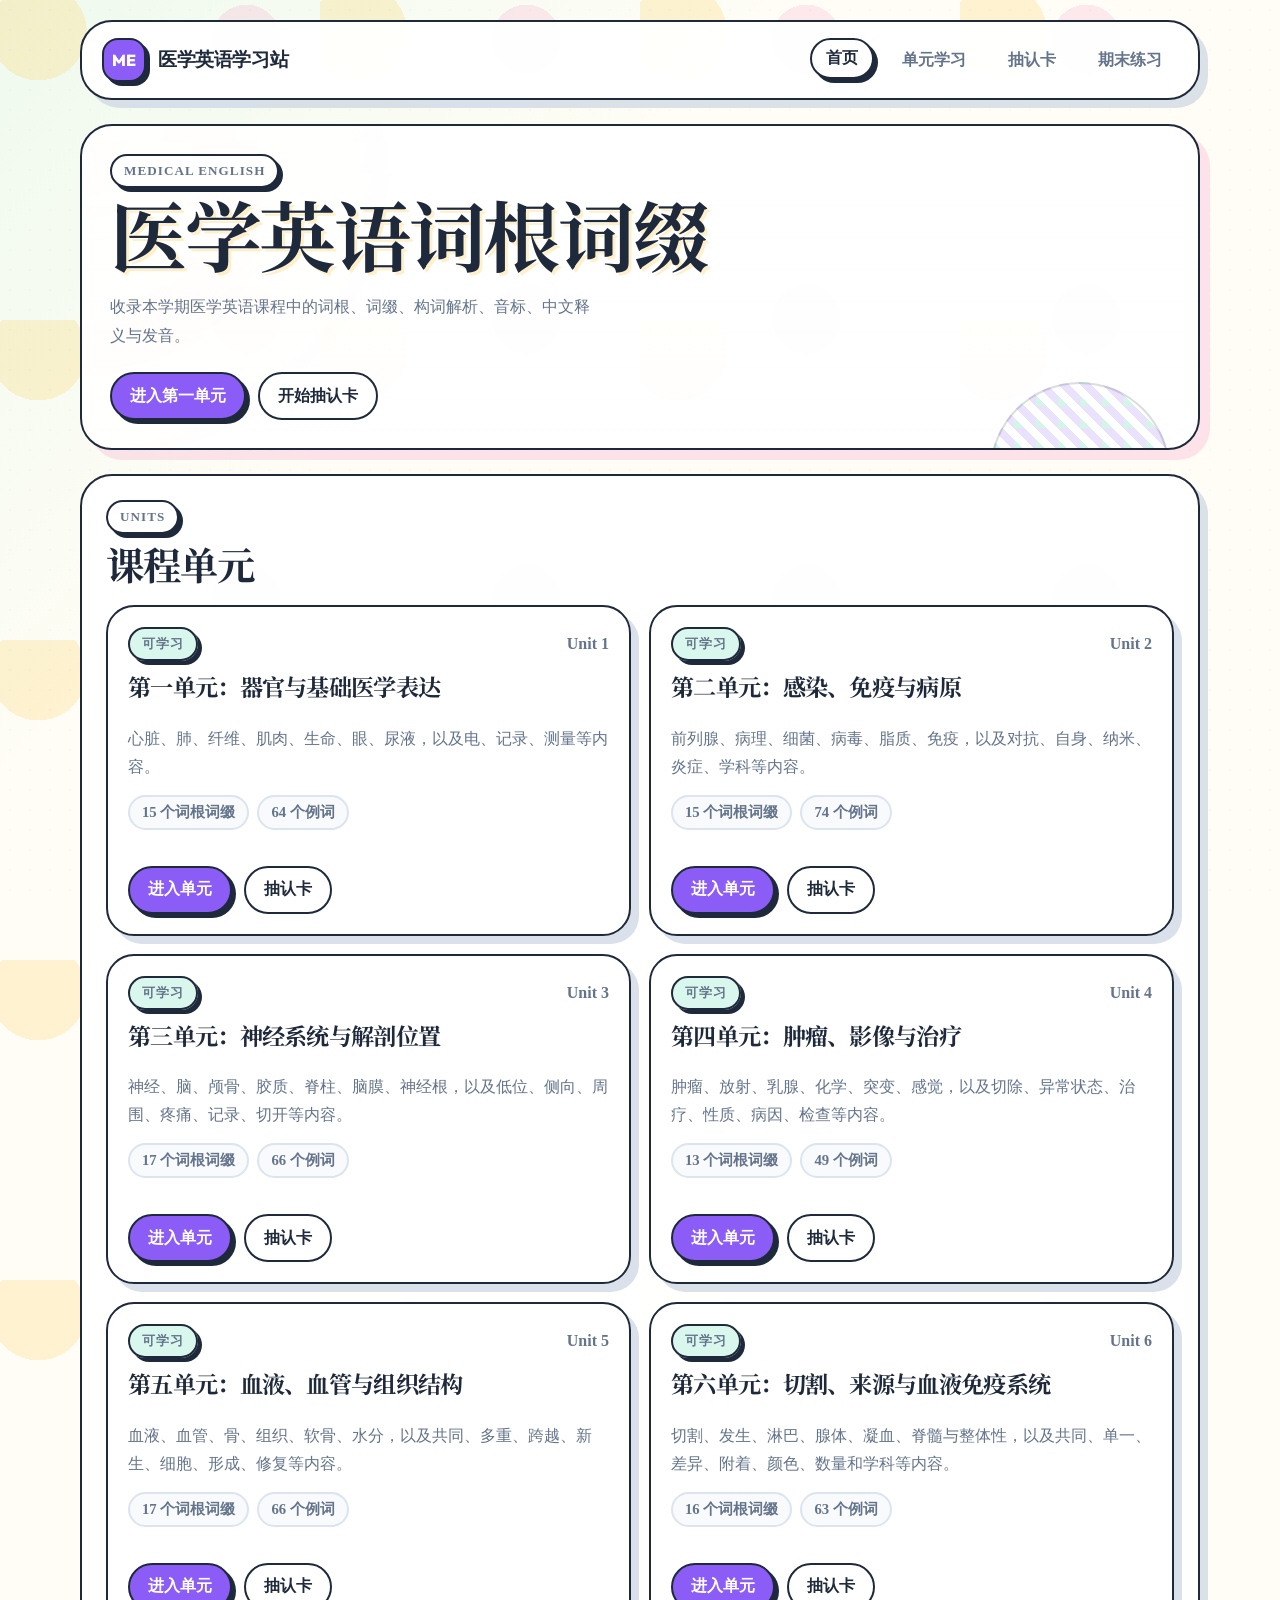
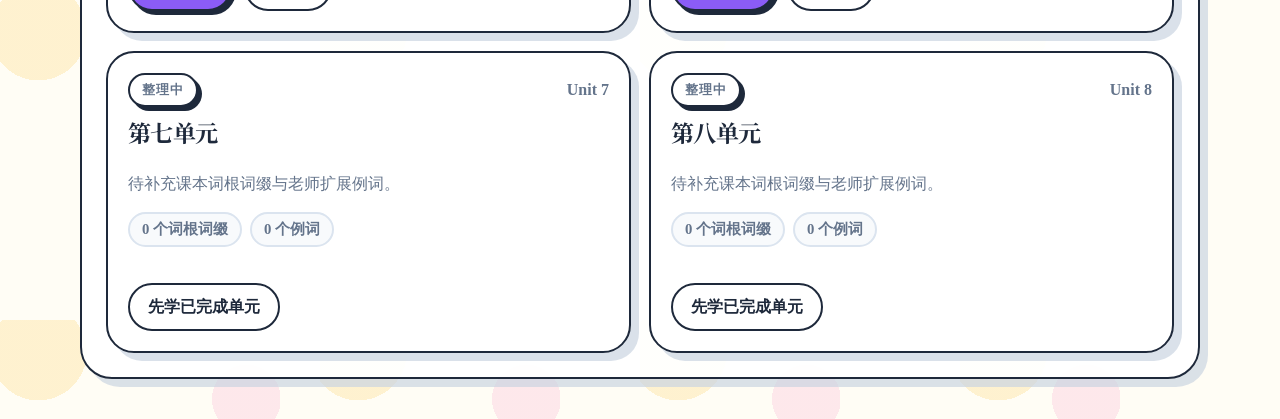
<file: index.html>
<!doctype html>
<html lang="zh-CN">
  <head>
    <meta charset="UTF-8" />
    <meta name="viewport" content="width=device-width, initial-scale=1.0" />
    <title>医学英语学习站</title>
    <meta
      name="description"
      content="公开分享的医学英语构词法学习网站，收录词根词缀、构词解析、音标、中文释义与发音。"
    />
    <link rel="preconnect" href="https://fonts.googleapis.com" />
    <link rel="preconnect" href="https://fonts.gstatic.com" crossorigin />
    <link
      href="https://fonts.googleapis.com/css2?family=Bricolage+Grotesque:wght@700;800&amp;family=Noto+Serif+SC:wght@700;800&amp;family=Outfit:wght@700;800&amp;family=Plus+Jakarta+Sans:wght@400;500;700&amp;display=swap"
      rel="stylesheet"
    />
    <link rel="stylesheet" href="assets/css/styles.css" />
  </head>
  <body data-page="home">
    <div class="site-shell">
      <header class="site-header">
        <a class="site-brand" href="index.html">
          <span class="site-brand-mark">ME</span>
          <span class="site-brand-text">医学英语学习站</span>
        </a>
        <nav class="site-nav" aria-label="主导航">
          <a class="is-current" href="index.html">首页</a>
          <a href="unit.html?unit=unit-1">单元学习</a>
          <a href="flashcards.html?unit=unit-1">抽认卡</a>
          <a href="final-practice.html">期末练习</a>
        </nav>
      </header>

      <main class="page-main">
        <section class="page-hero">
          <p class="page-kicker">Medical English</p>
          <h1 class="page-title">医学英语词根词缀</h1>
          <p class="page-lead">
            收录本学期医学英语课程中的词根、词缀、构词解析、音标、中文释义与发音。
          </p>
          <div class="hero-actions">
            <a class="button button-primary" href="unit.html?unit=unit-1">进入第一单元</a>
            <a class="button button-secondary" href="flashcards.html?unit=unit-1">开始抽认卡</a>
          </div>
        </section>

        <section class="section-panel">
          <div class="section-heading">
            <div>
              <p class="section-kicker">Units</p>
              <h2 class="section-title">课程单元</h2>
            </div>
          </div>
          <div class="unit-grid" id="unit-grid"></div>
        </section>
      </main>
    </div>

    <script src="assets/data/course-data.js"></script>
    <script src="assets/js/site.js"></script>
  </body>
</html>
</file>
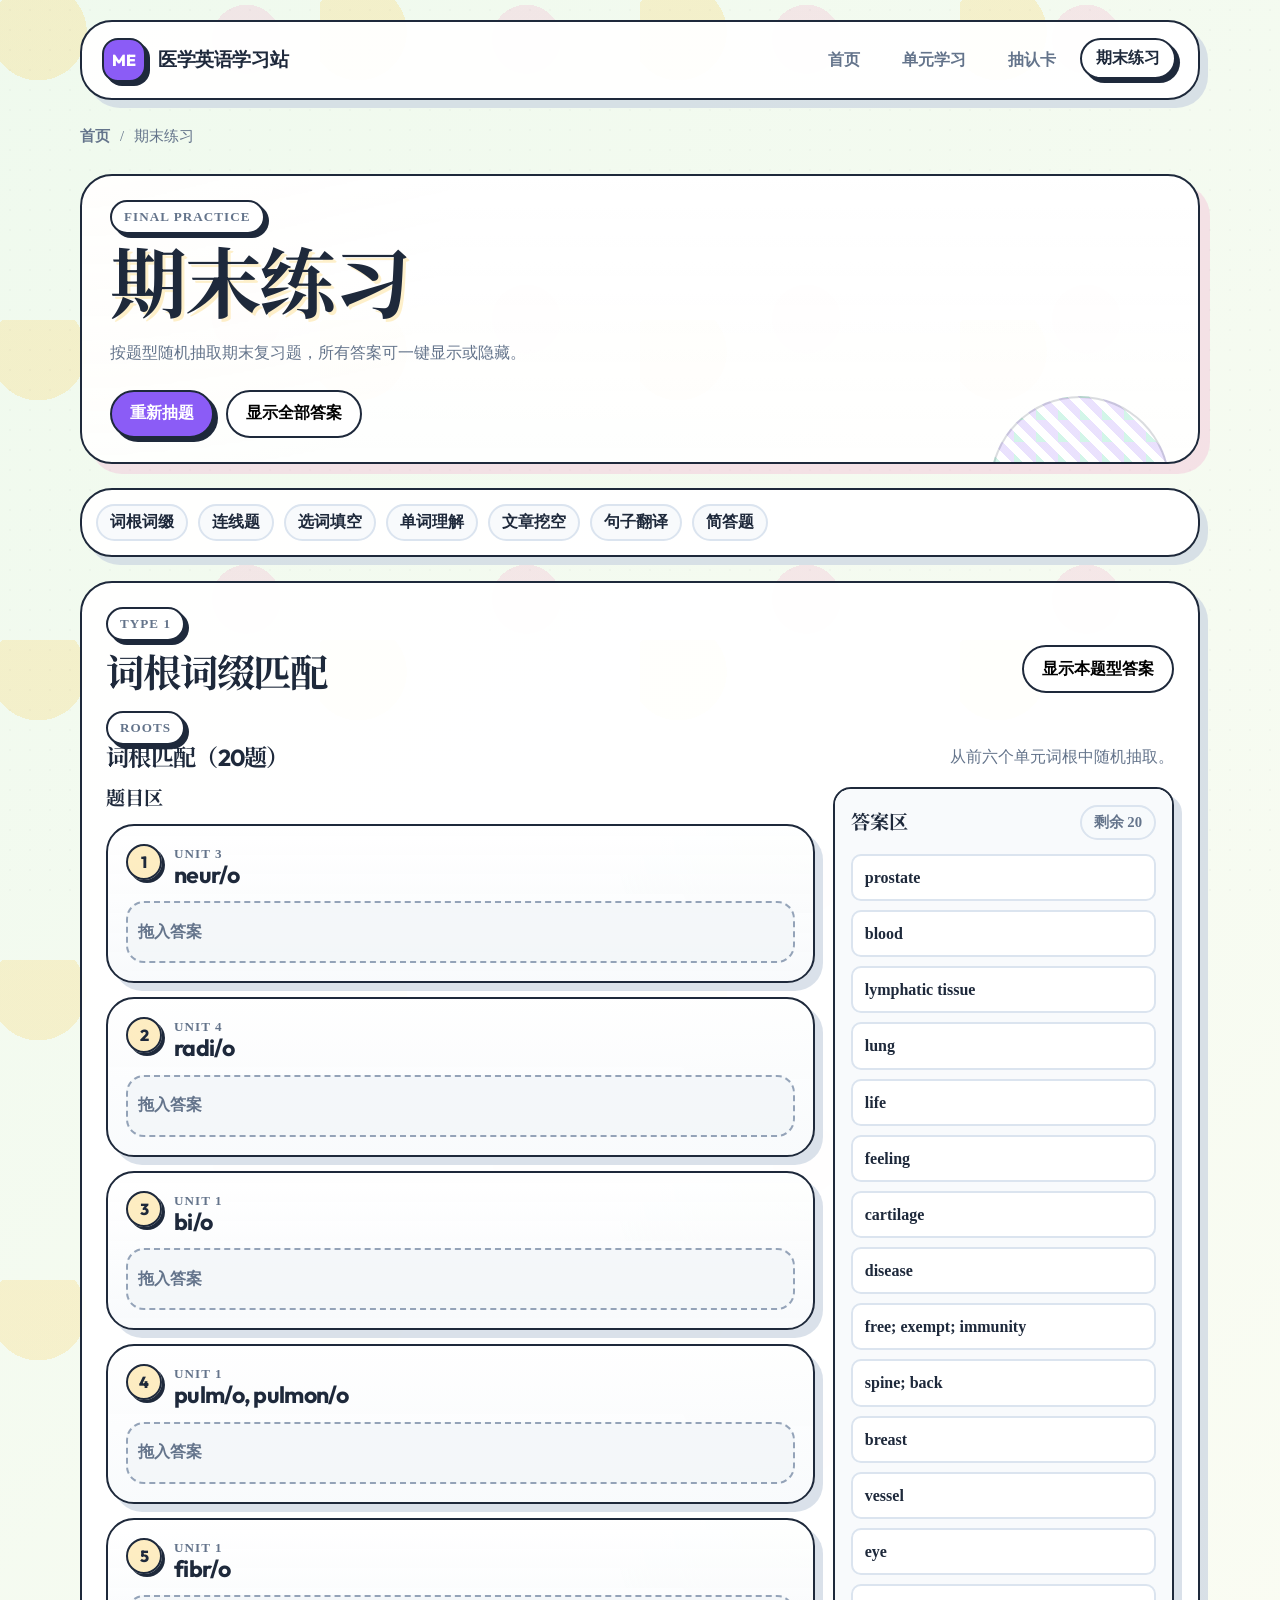
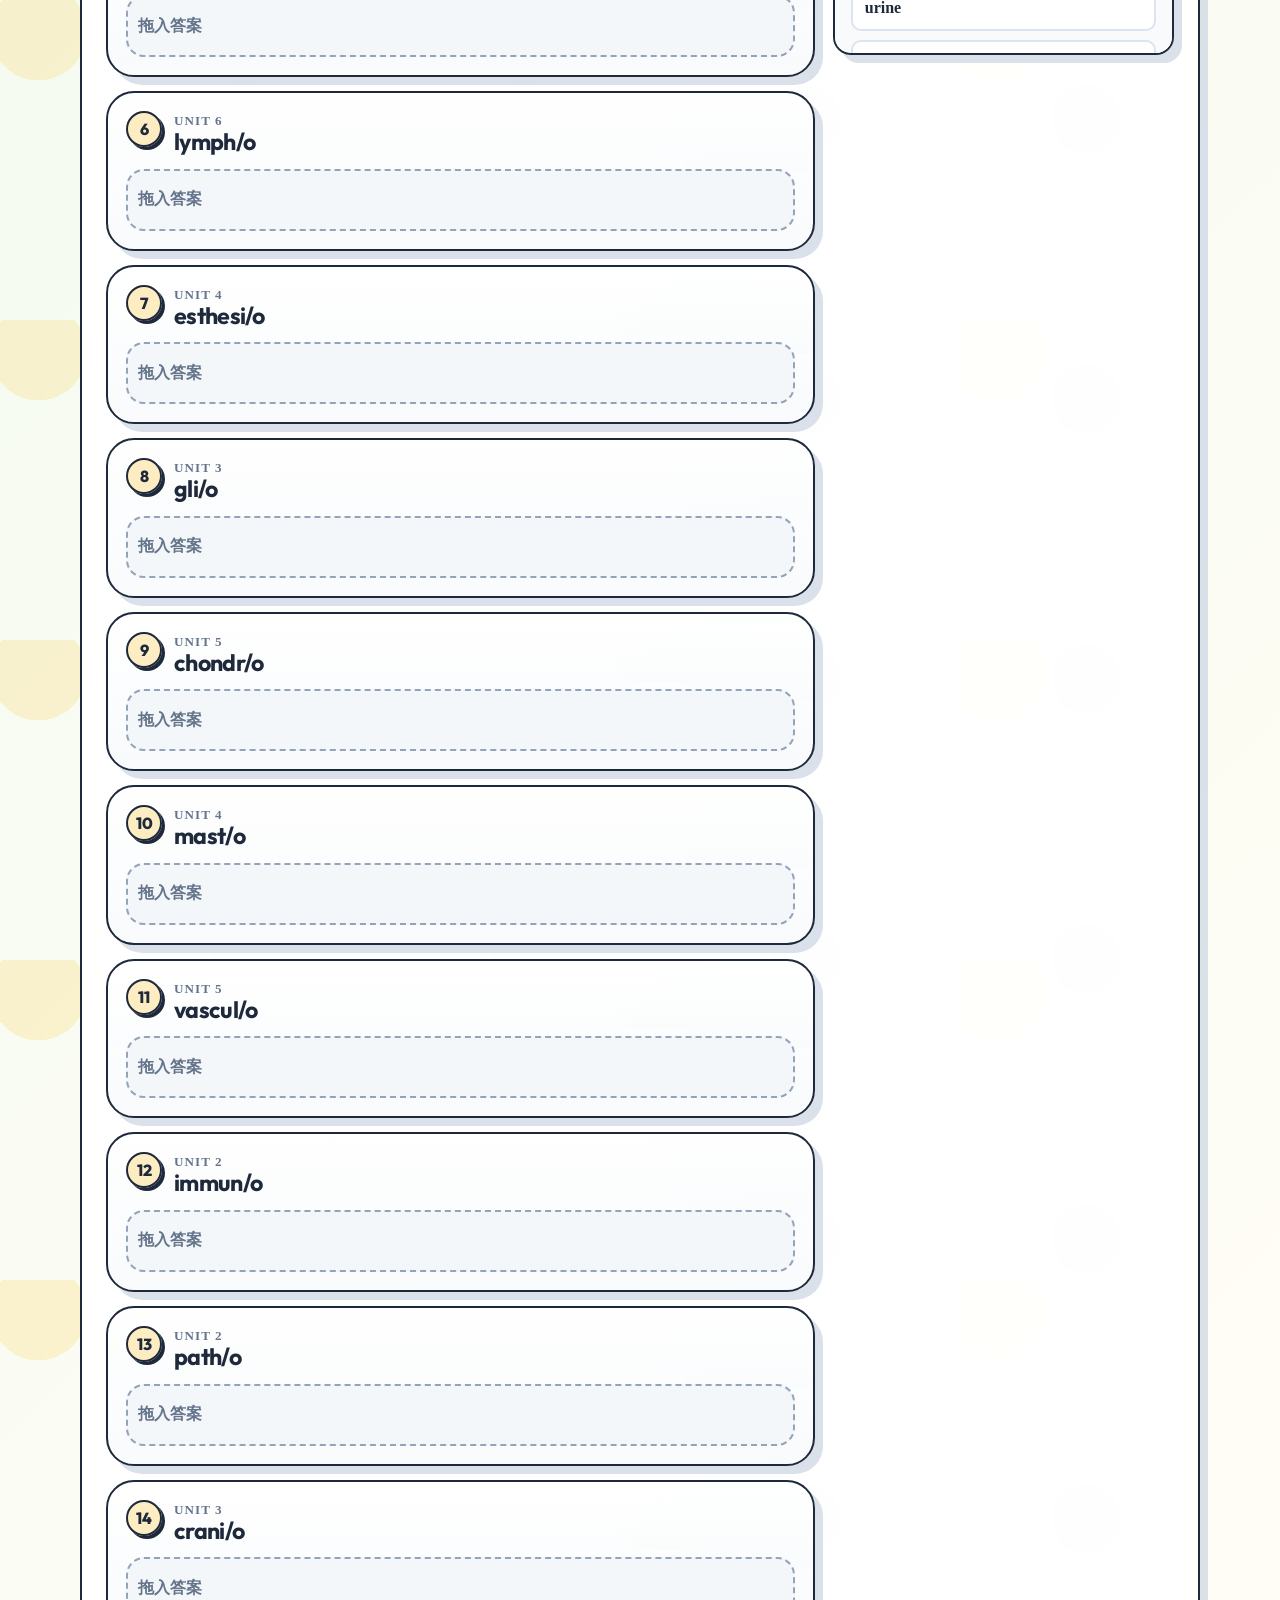
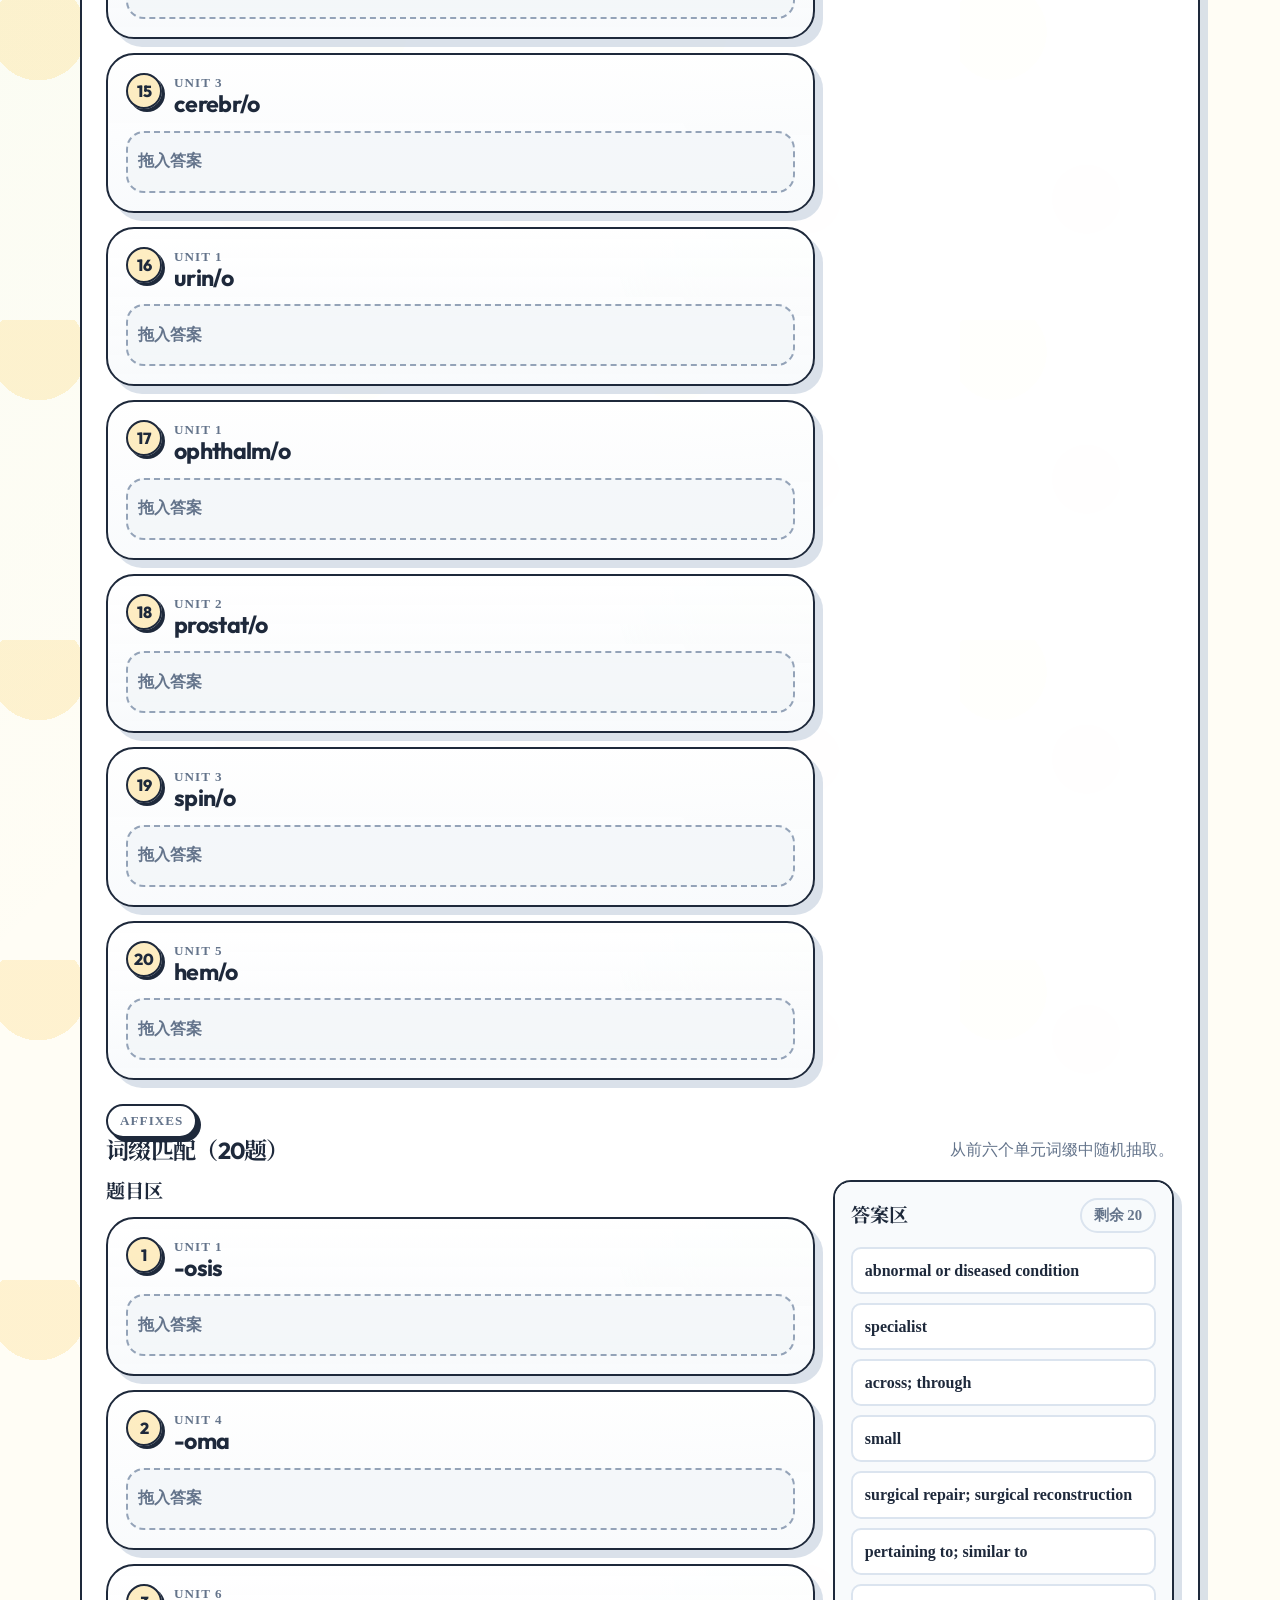
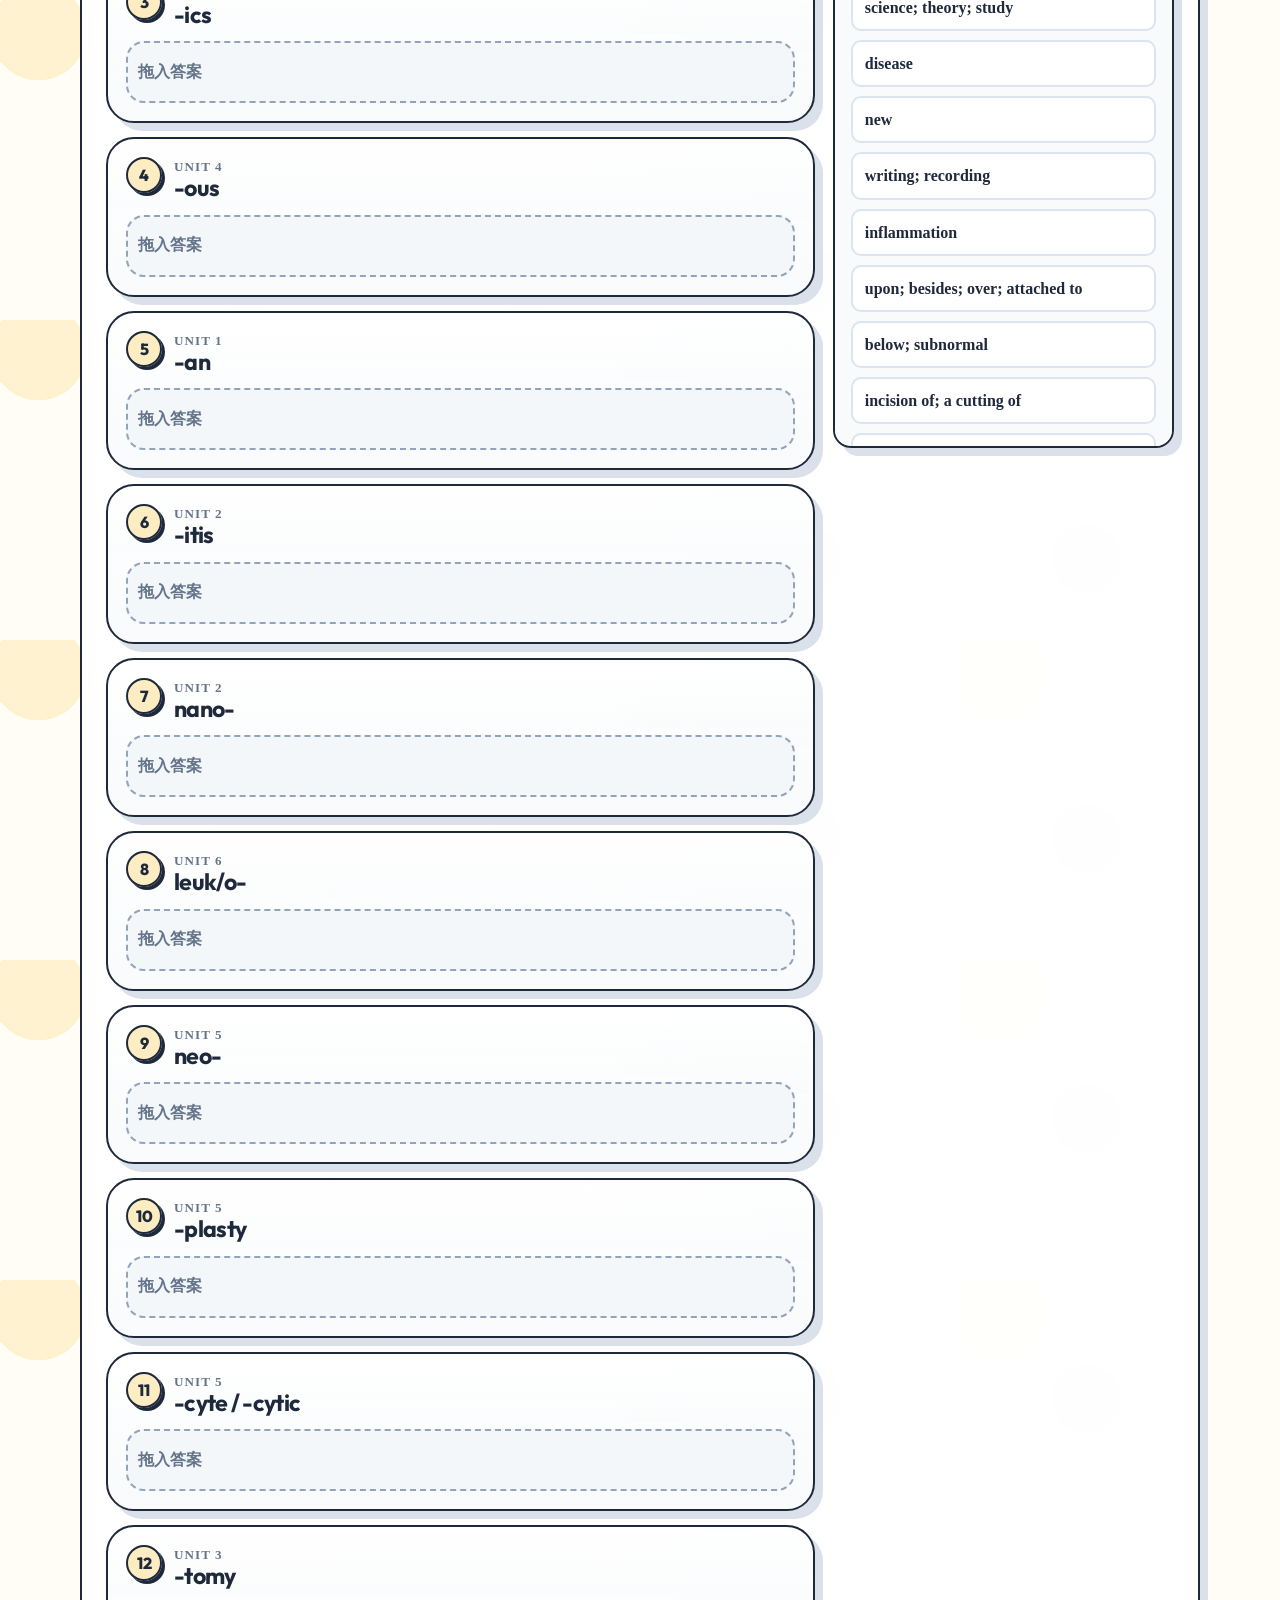
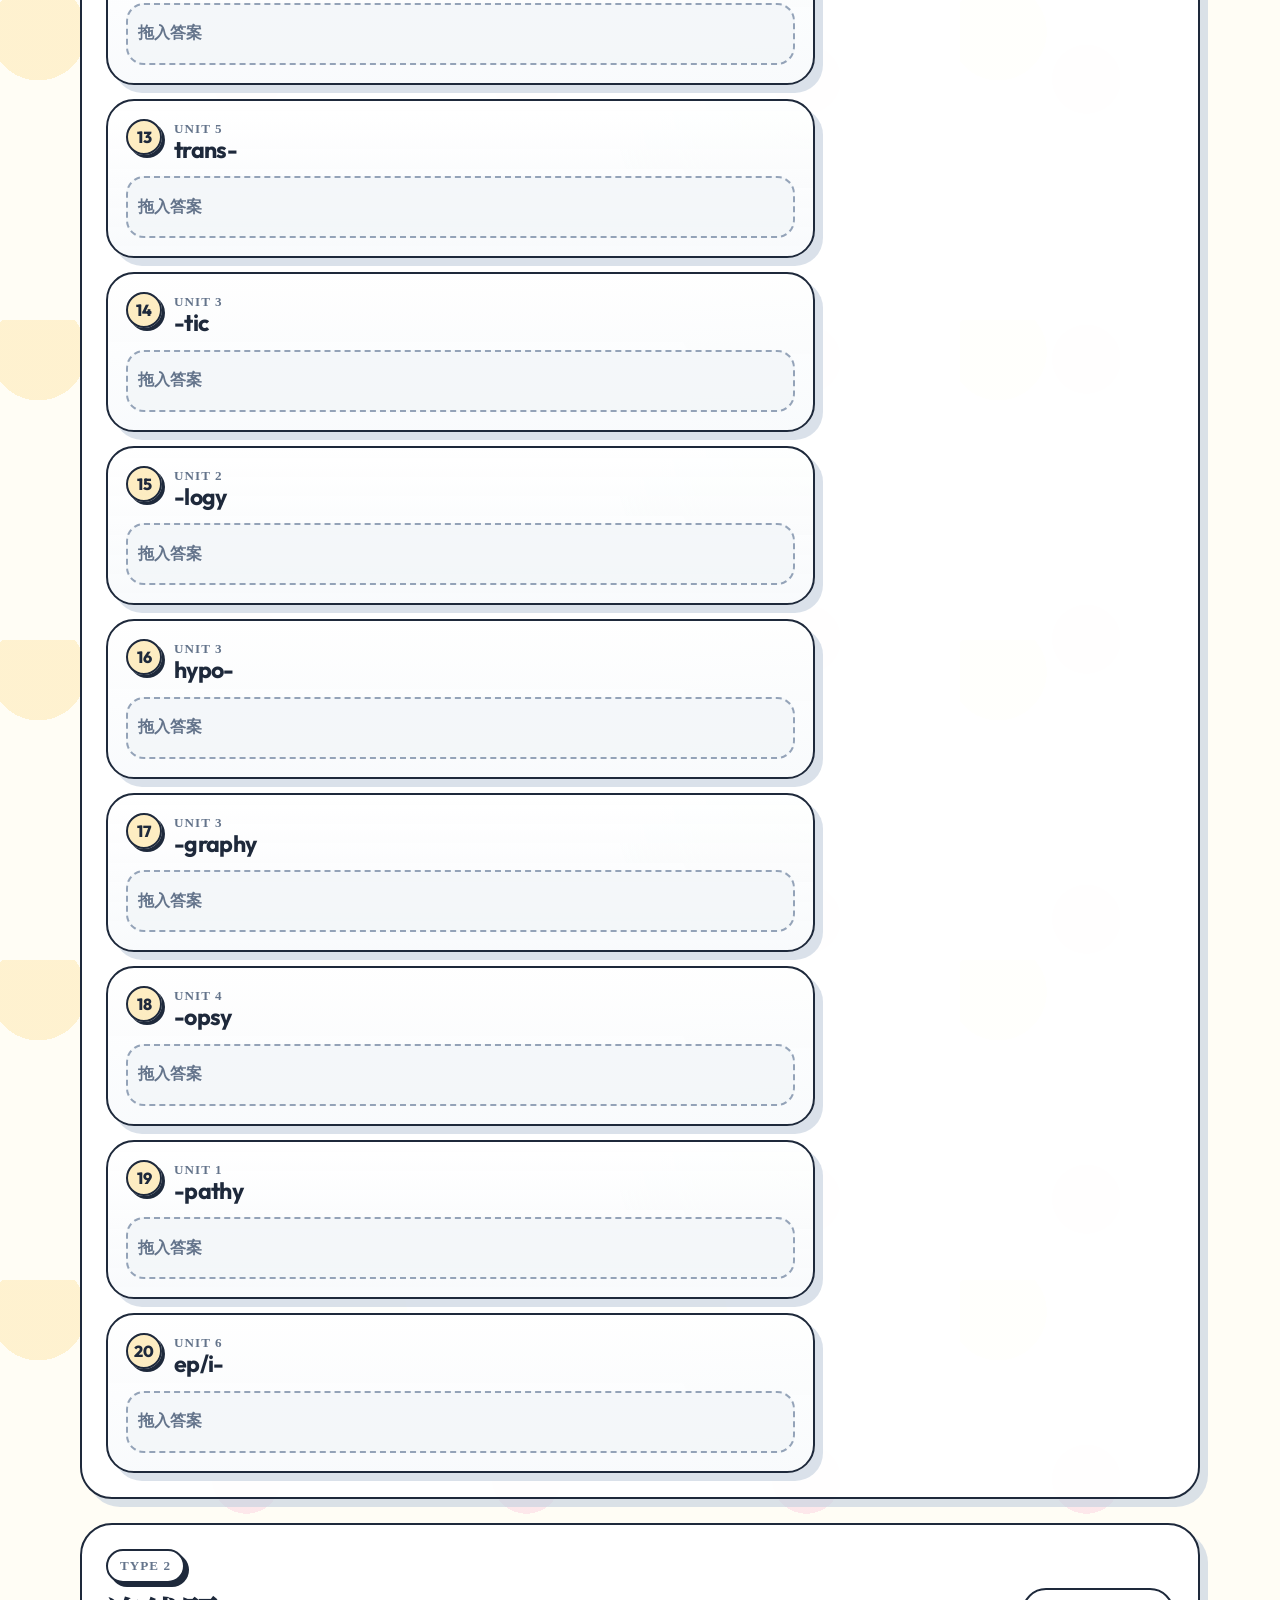
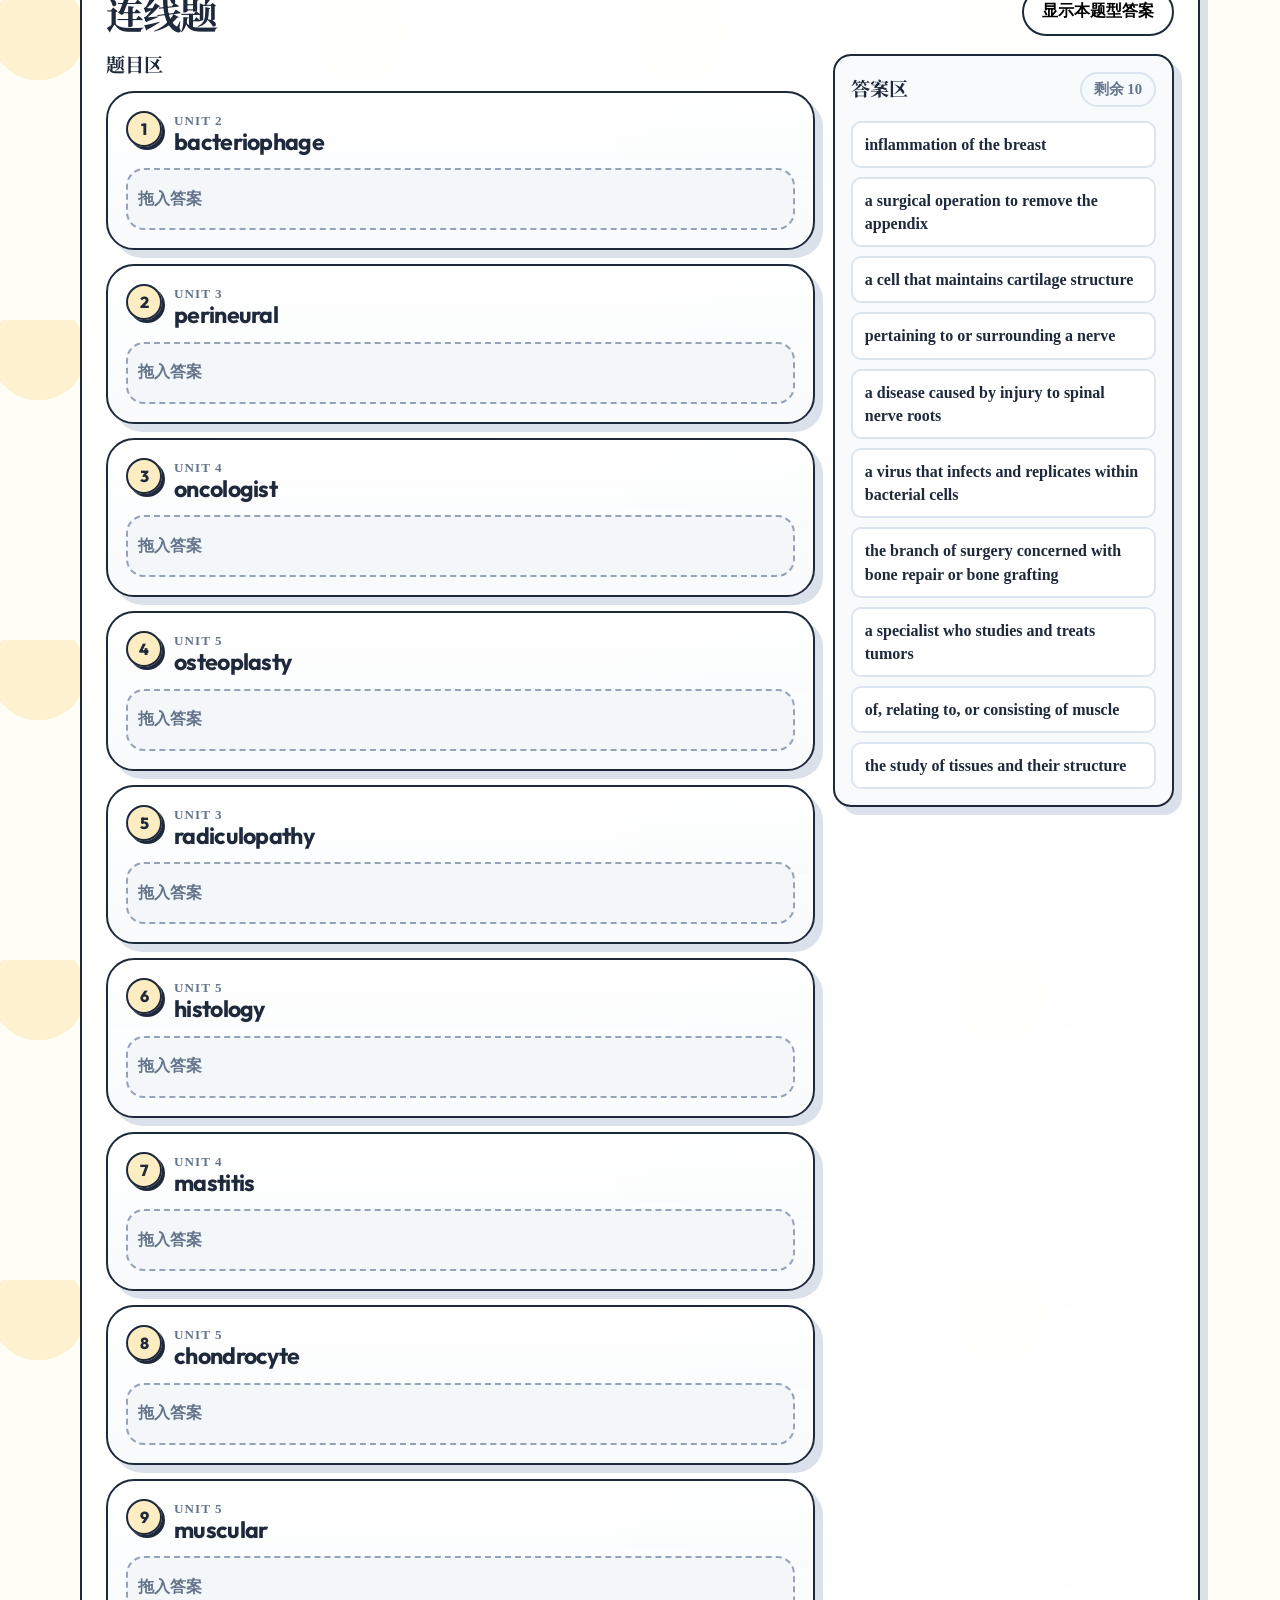
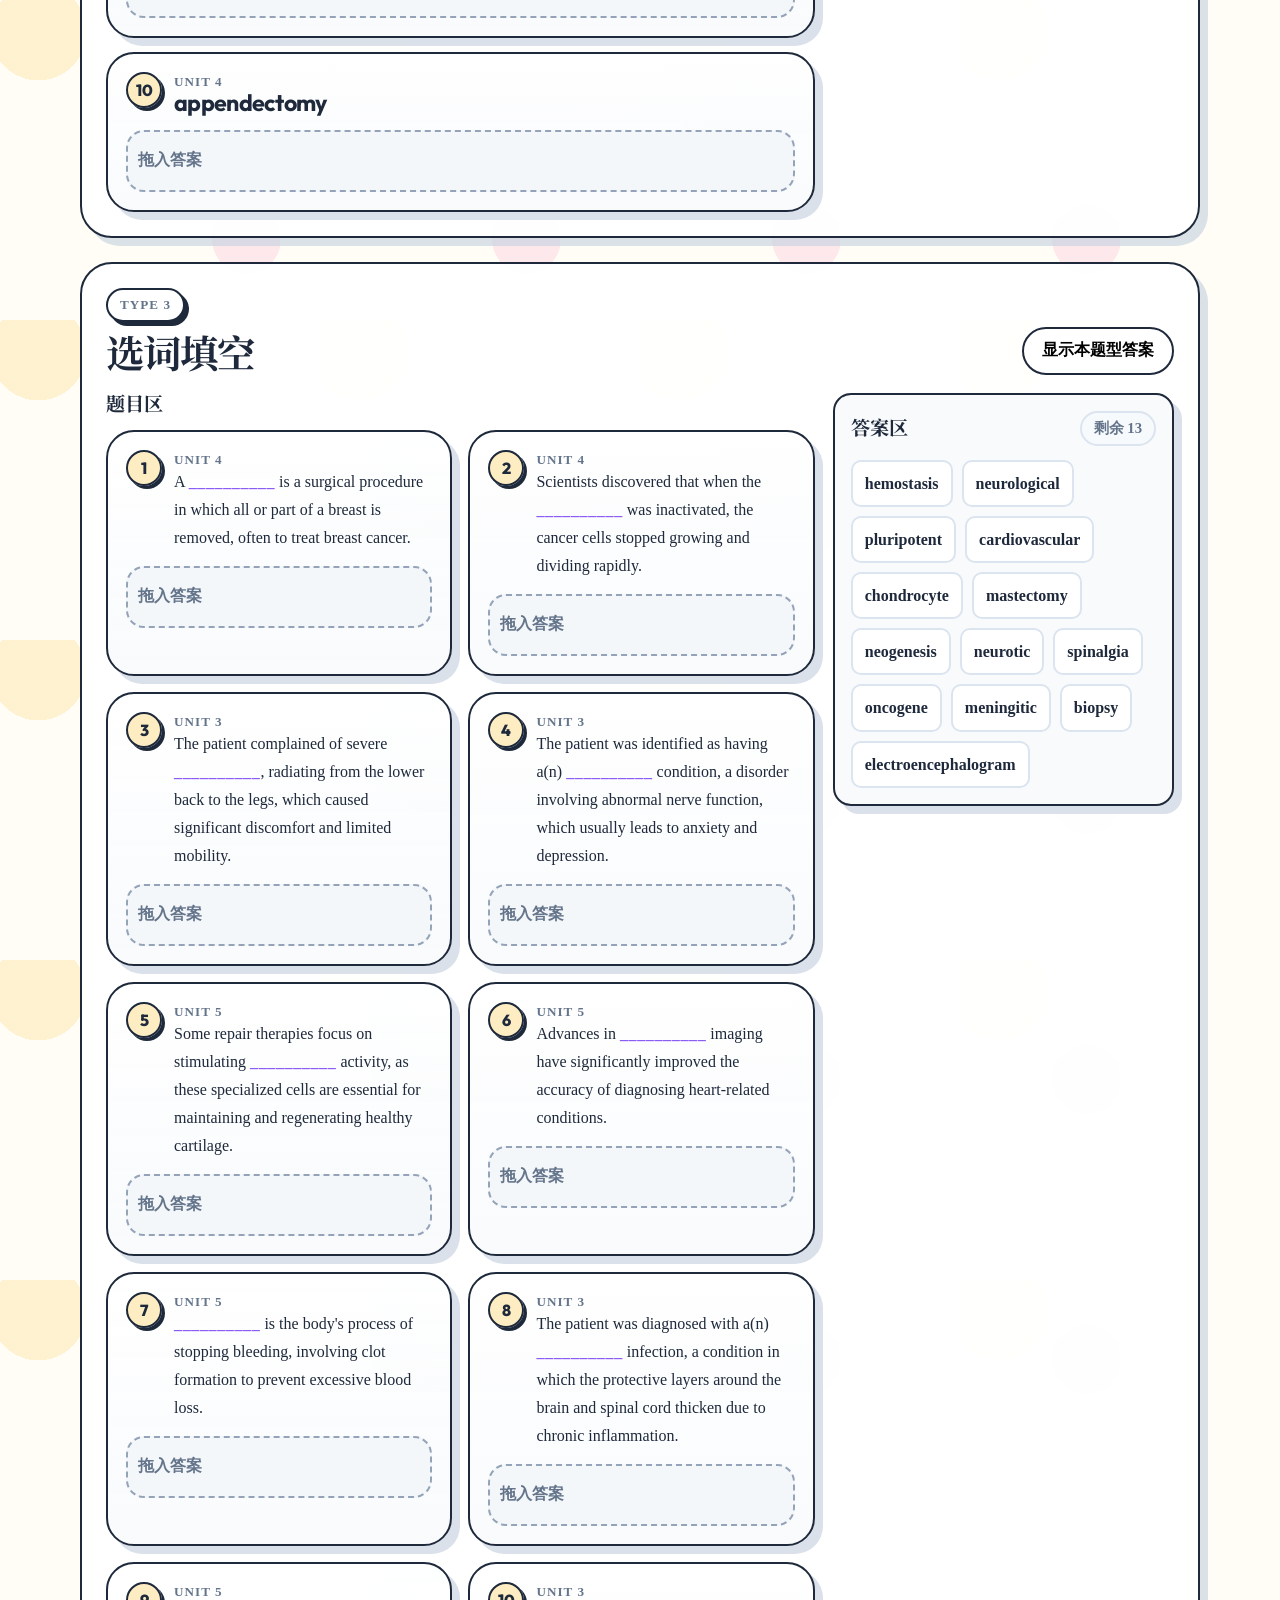
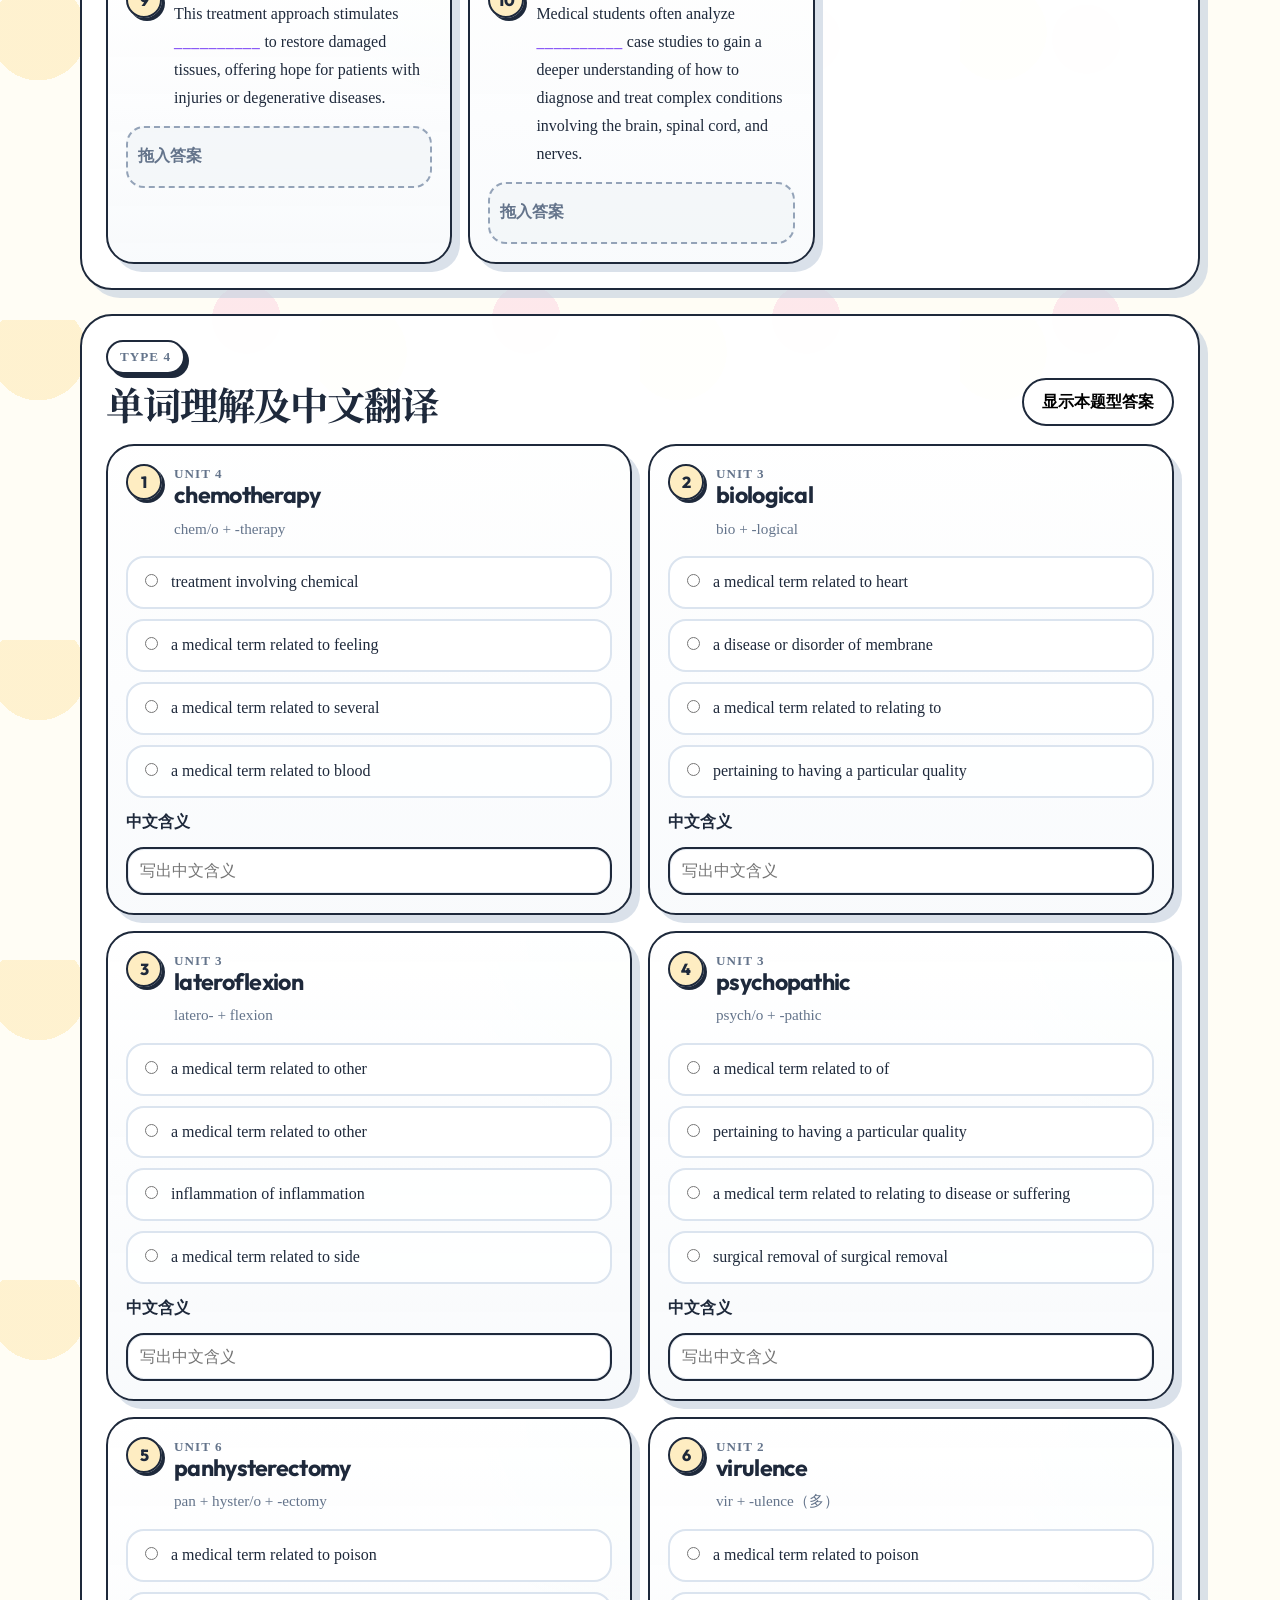
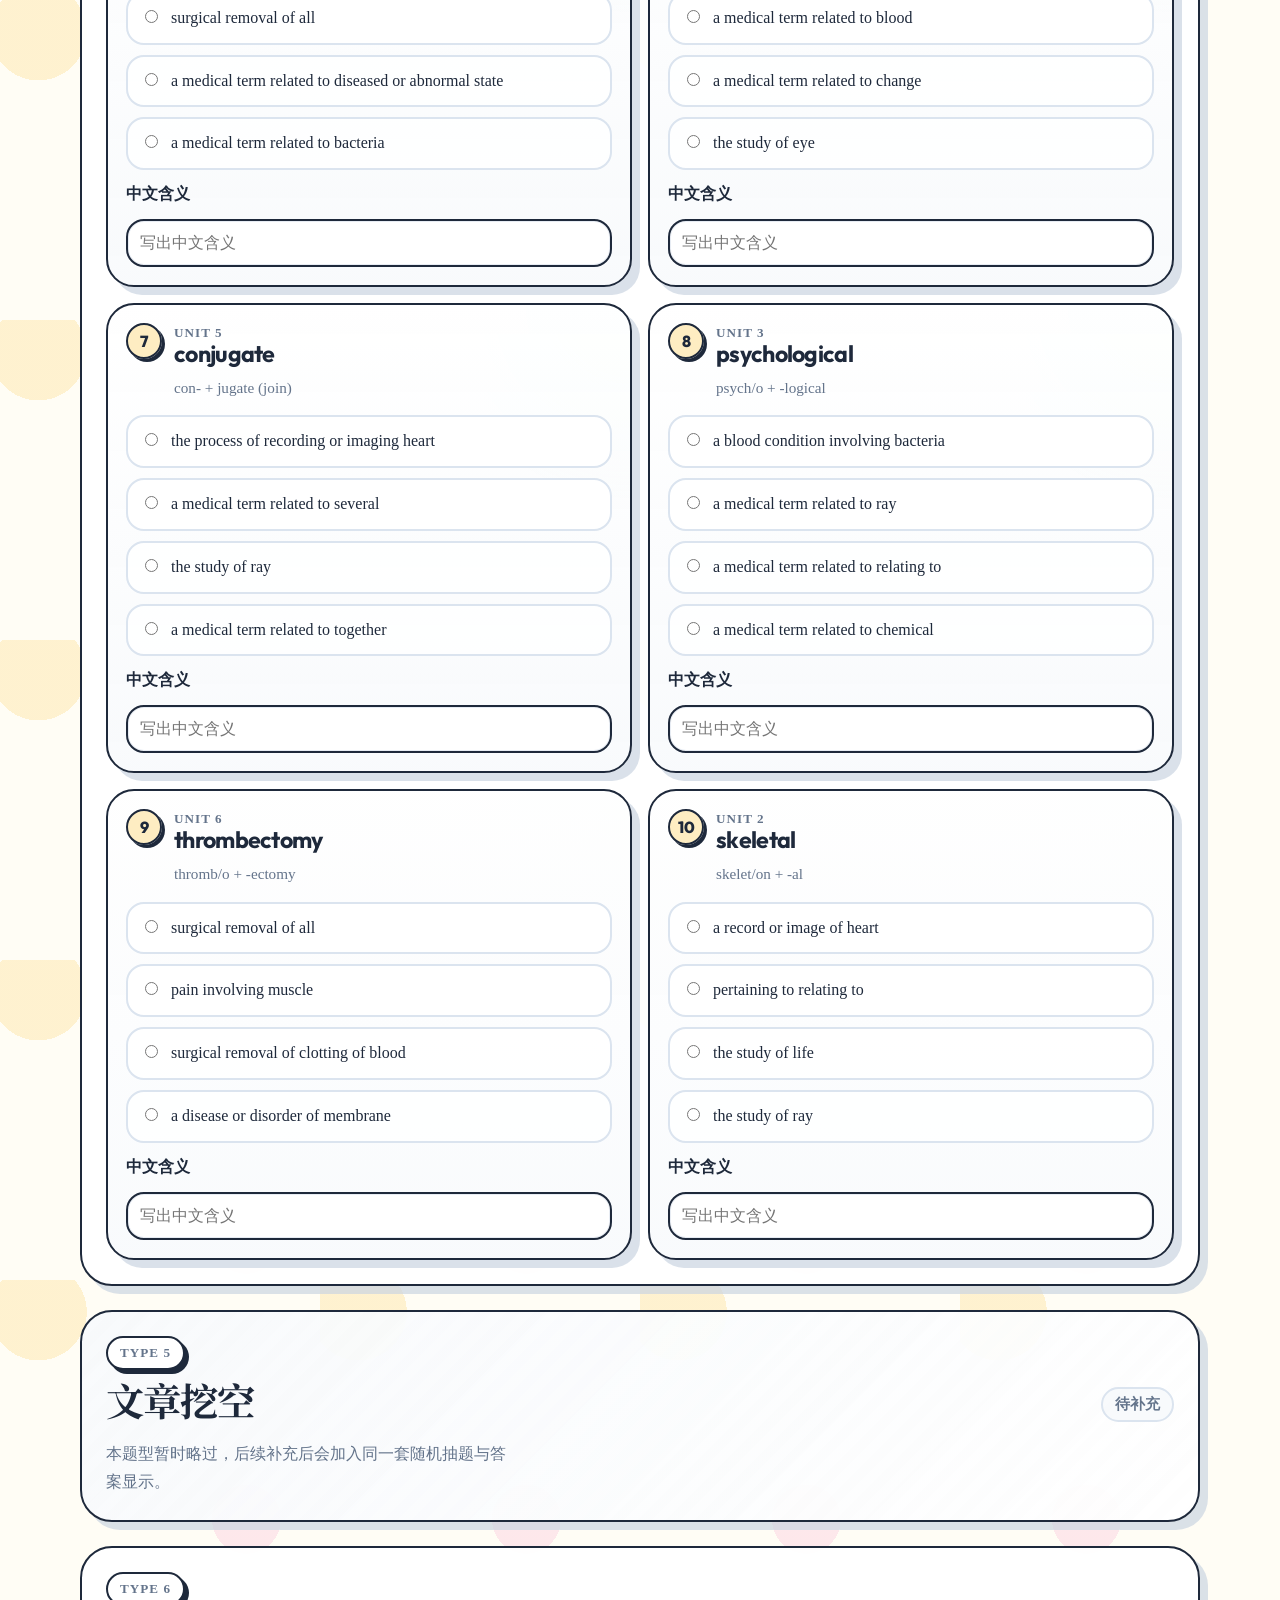
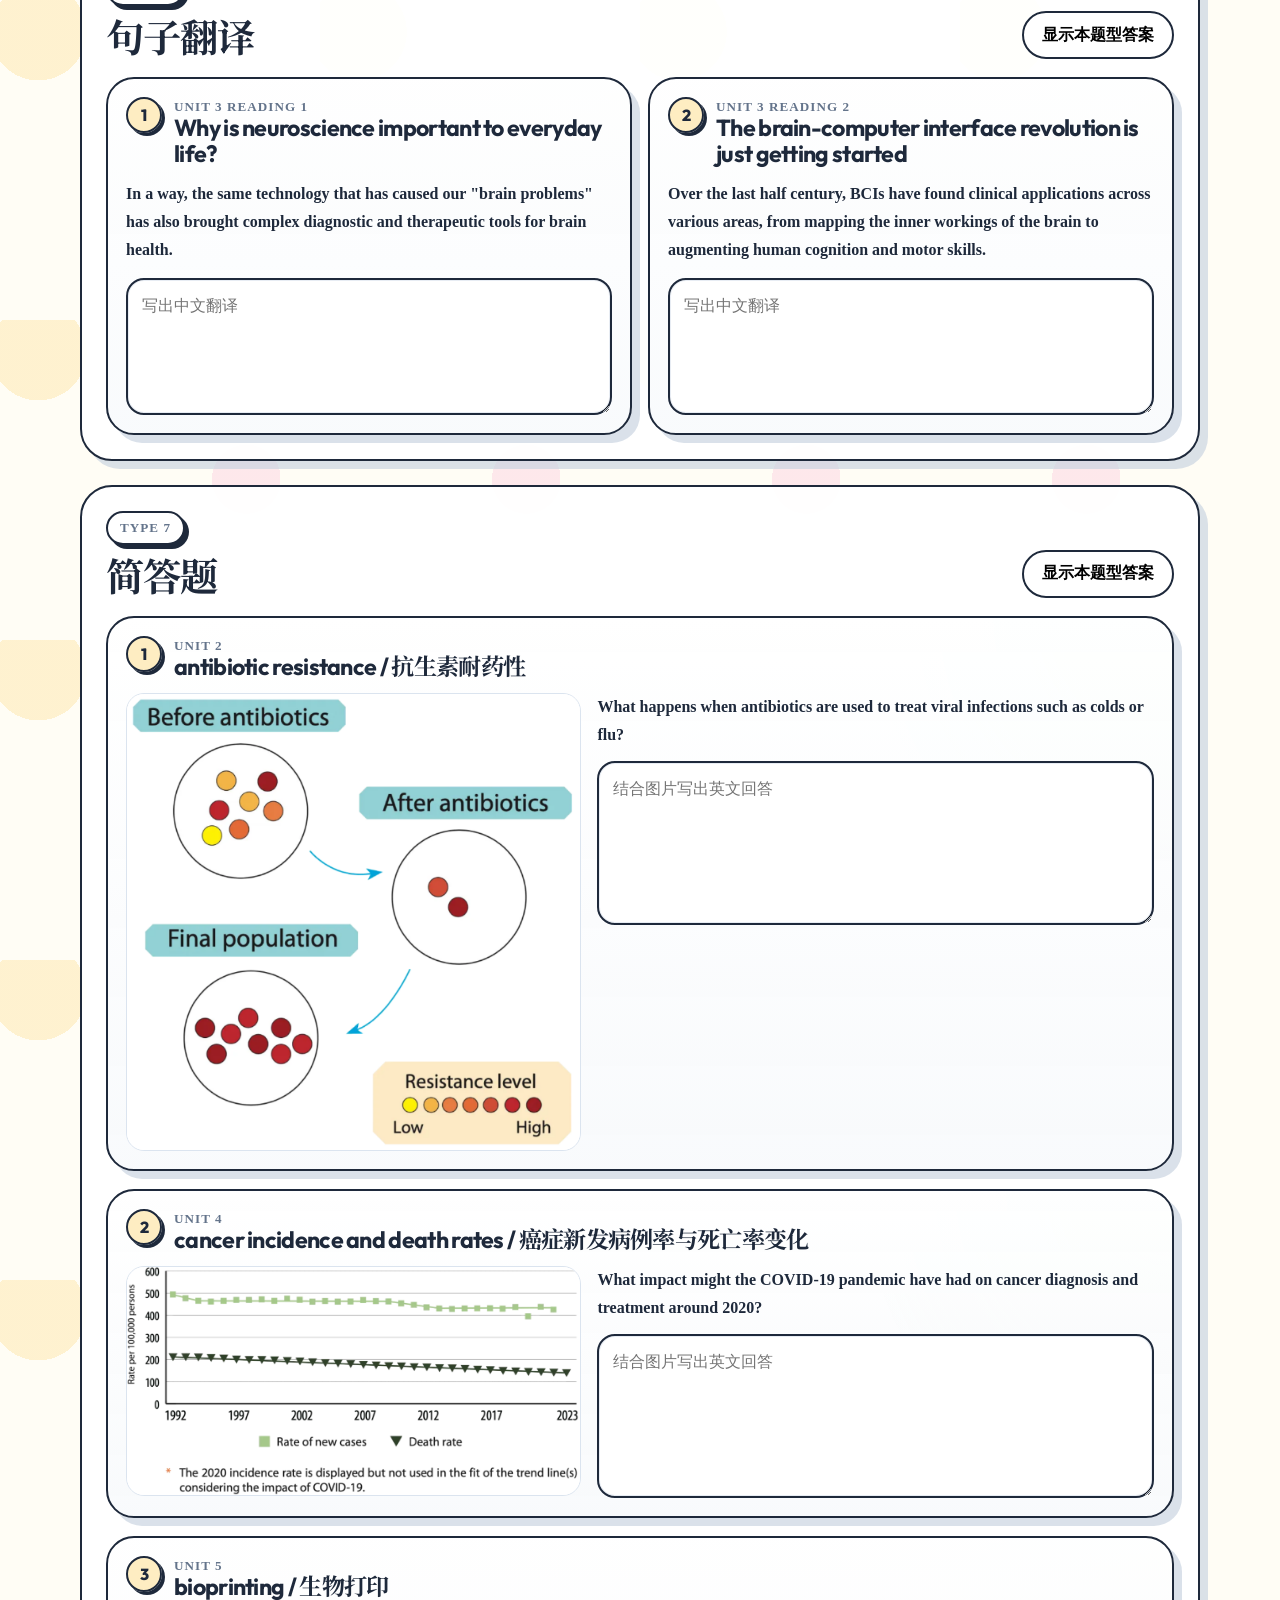
<file: final-practice.html>
<!doctype html>
<html lang="zh-CN">
  <head>
    <meta charset="UTF-8" />
    <meta name="viewport" content="width=device-width, initial-scale=1.0" />
    <title>期末练习 | 医学英语学习站</title>
    <meta
      name="description"
      content="医学英语期末练习页面，按题型随机生成词根词缀匹配、连线、选词填空、单词理解、句子翻译与简答题。"
    />
    <link rel="preconnect" href="https://fonts.googleapis.com" />
    <link rel="preconnect" href="https://fonts.gstatic.com" crossorigin />
    <link
      href="https://fonts.googleapis.com/css2?family=Bricolage+Grotesque:wght@700;800&amp;family=Noto+Serif+SC:wght@700;800&amp;family=Outfit:wght@700;800&amp;family=Plus+Jakarta+Sans:wght@400;500;700&amp;display=swap"
      rel="stylesheet"
    />
    <link rel="stylesheet" href="assets/css/styles.css" />
  </head>
  <body data-page="final-practice">
    <div class="site-shell">
      <header class="site-header">
        <a class="site-brand" href="index.html">
          <span class="site-brand-mark">ME</span>
          <span class="site-brand-text">医学英语学习站</span>
        </a>
        <nav class="site-nav" aria-label="主导航">
          <a href="index.html">首页</a>
          <a href="unit.html?unit=unit-1">单元学习</a>
          <a href="flashcards.html?unit=unit-1">抽认卡</a>
          <a class="is-current" href="final-practice.html">期末练习</a>
        </nav>
      </header>

      <main class="page-main" id="final-practice-page">
        <div class="breadcrumb">
          <a href="index.html">首页</a>
          <span>/</span>
          <span>期末练习</span>
        </div>

        <section class="page-hero page-hero-compact final-hero">
          <p class="page-kicker">Final Practice</p>
          <h1 class="page-title">期末练习</h1>
          <p class="page-lead">
            按题型随机抽取期末复习题，所有答案可一键显示或隐藏。
          </p>
          <div class="hero-actions">
            <button class="button button-primary" id="final-new-set" type="button">重新抽题</button>
            <button class="button button-secondary" id="final-show-all" type="button">显示全部答案</button>
          </div>
        </section>

        <section class="section-panel final-nav-panel" aria-label="题型导航">
          <div class="final-nav-list">
            <a class="unit-switcher-chip" href="#morpheme-practice">词根词缀</a>
            <a class="unit-switcher-chip" href="#term-matching-practice">连线题</a>
            <a class="unit-switcher-chip" href="#fill-blank-practice">选词填空</a>
            <a class="unit-switcher-chip" href="#vocabulary-practice">单词理解</a>
            <a class="unit-switcher-chip" href="#cloze-practice">文章挖空</a>
            <a class="unit-switcher-chip" href="#translation-practice">句子翻译</a>
            <a class="unit-switcher-chip" href="#short-answer-practice">简答题</a>
          </div>
        </section>

        <section class="section-panel final-section" id="morpheme-practice" data-answer-section>
          <div class="section-heading">
            <div>
              <p class="section-kicker">Type 1</p>
              <h2 class="section-title">词根词缀匹配</h2>
            </div>
            <button class="button button-secondary" type="button" data-toggle-section-answer>显示本题型答案</button>
          </div>

          <div class="final-subsection-stack">
            <article class="final-subsection">
              <div class="final-subsection-head">
                <div>
                  <p class="section-kicker">Roots</p>
                  <h3 class="card-title">词根匹配（20题）</h3>
                </div>
                <p class="section-desc">从前六个单元词根中随机抽取。</p>
              </div>
              <div class="match-list" id="root-match-list"></div>
            </article>

            <article class="final-subsection">
              <div class="final-subsection-head">
                <div>
                  <p class="section-kicker">Affixes</p>
                  <h3 class="card-title">词缀匹配（20题）</h3>
                </div>
                <p class="section-desc">从前六个单元词缀中随机抽取。</p>
              </div>
              <div class="match-list" id="affix-match-list"></div>
            </article>
          </div>
        </section>

        <section class="section-panel final-section" id="term-matching-practice" data-answer-section>
          <div class="section-heading">
            <div>
              <p class="section-kicker">Type 2</p>
              <h2 class="section-title">连线题</h2>
            </div>
            <button class="button button-secondary" type="button" data-toggle-section-answer>显示本题型答案</button>
          </div>
          <div class="match-list" id="term-match-list"></div>
        </section>

        <section class="section-panel final-section" id="fill-blank-practice" data-answer-section>
          <div class="section-heading">
            <div>
              <p class="section-kicker">Type 3</p>
              <h2 class="section-title">选词填空</h2>
            </div>
            <button class="button button-secondary" type="button" data-toggle-section-answer>显示本题型答案</button>
          </div>
          <div class="drag-fill-layout">
            <div class="drag-question-column">
              <h3 class="drag-column-title">题目区</h3>
              <div class="question-list" id="fill-blank-list"></div>
            </div>
            <aside class="answer-bank" id="fill-word-bank"></aside>
          </div>
        </section>

        <section class="section-panel final-section" id="vocabulary-practice" data-answer-section>
          <div class="section-heading">
            <div>
              <p class="section-kicker">Type 4</p>
              <h2 class="section-title">单词理解及中文翻译</h2>
            </div>
            <button class="button button-secondary" type="button" data-toggle-section-answer>显示本题型答案</button>
          </div>
          <div class="question-list" id="vocabulary-list"></div>
        </section>

        <section class="section-panel final-section is-pending" id="cloze-practice">
          <div class="section-heading">
            <div>
              <p class="section-kicker">Type 5</p>
              <h2 class="section-title">文章挖空</h2>
            </div>
            <span class="meta-chip">待补充</span>
          </div>
          <p class="section-desc">本题型暂时略过，后续补充后会加入同一套随机抽题与答案显示。</p>
        </section>

        <section class="section-panel final-section" id="translation-practice" data-answer-section>
          <div class="section-heading">
            <div>
              <p class="section-kicker">Type 6</p>
              <h2 class="section-title">句子翻译</h2>
            </div>
            <button class="button button-secondary" type="button" data-toggle-section-answer>显示本题型答案</button>
          </div>
          <div class="question-list" id="translation-list"></div>
        </section>

        <section class="section-panel final-section" id="short-answer-practice" data-answer-section>
          <div class="section-heading">
            <div>
              <p class="section-kicker">Type 7</p>
              <h2 class="section-title">简答题</h2>
            </div>
            <button class="button button-secondary" type="button" data-toggle-section-answer>显示本题型答案</button>
          </div>
          <div class="short-answer-list" id="short-answer-list"></div>
        </section>
      </main>
    </div>

    <script src="assets/data/course-data.js"></script>
    <script src="assets/data/final-practice-data.js"></script>
    <script src="assets/js/site.js"></script>
  </body>
</html>
</file>
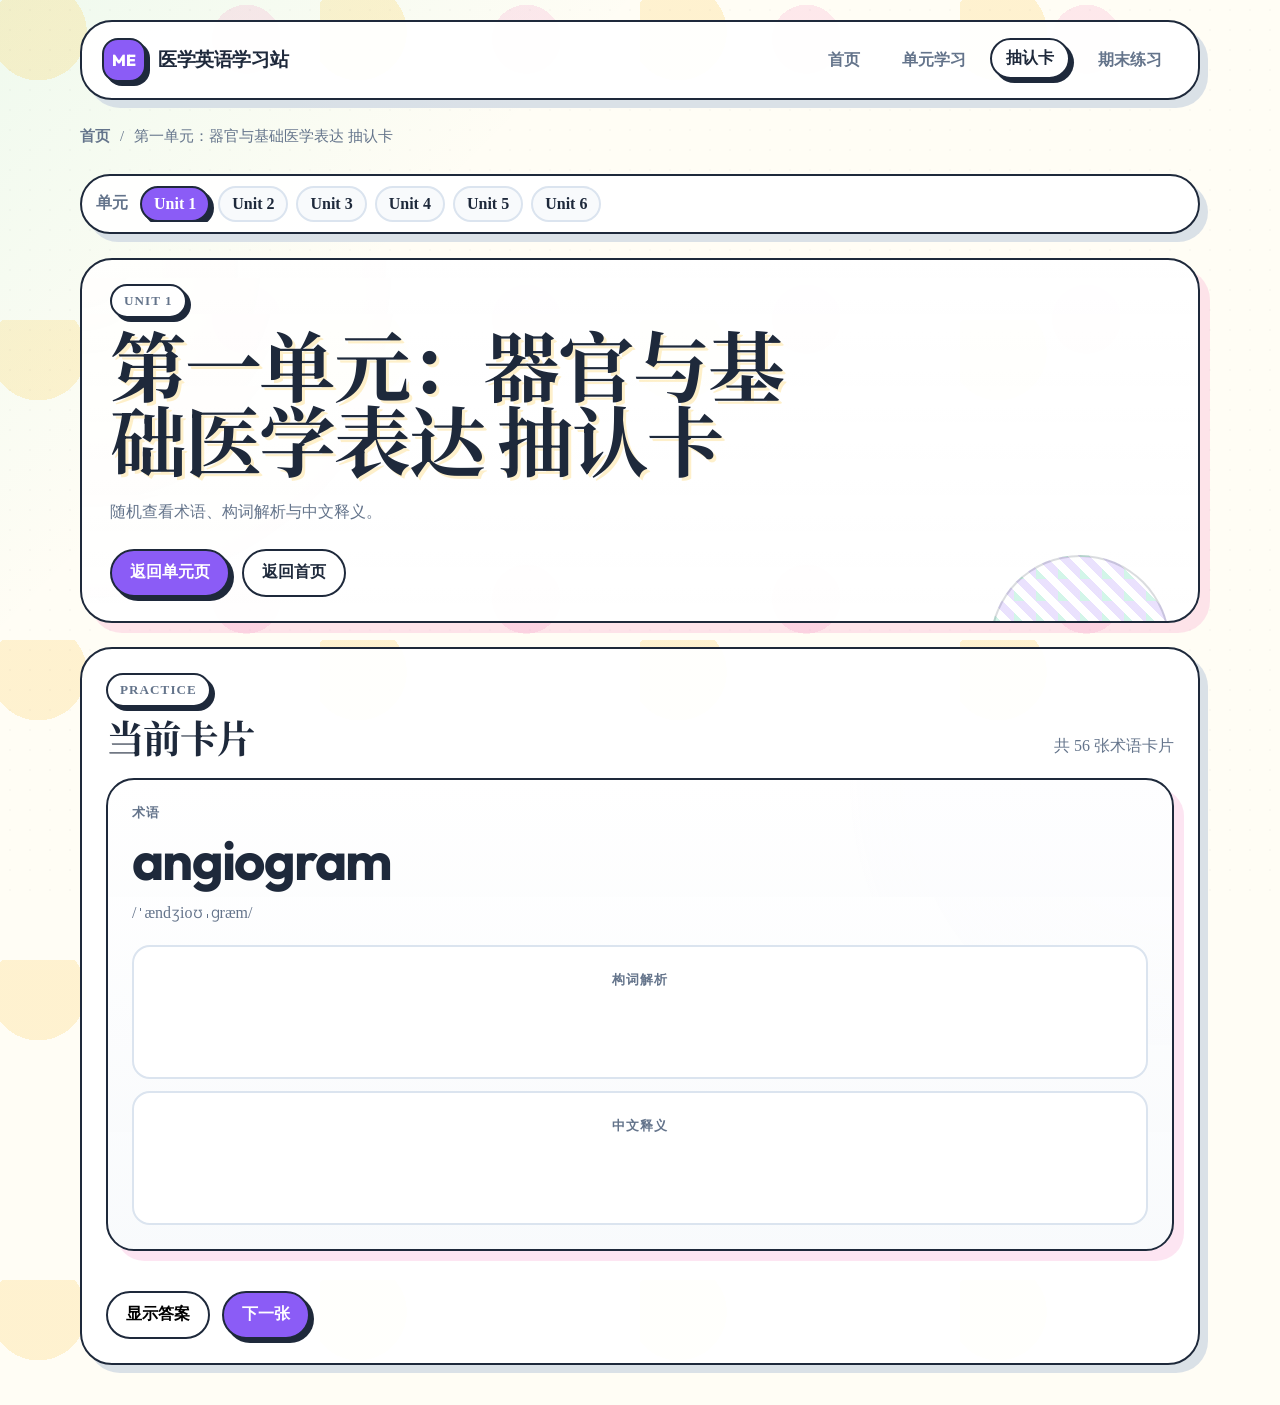
<file: flashcards.html>
<!doctype html>
<html lang="zh-CN">
  <head>
    <meta charset="UTF-8" />
    <meta name="viewport" content="width=device-width, initial-scale=1.0" />
    <title>抽认卡 | 医学英语学习站</title>
    <meta
      name="description"
      content="使用医学英语术语抽认卡模式进行快速复习，先猜意思和构词，再显示答案。"
    />
    <link rel="preconnect" href="https://fonts.googleapis.com" />
    <link rel="preconnect" href="https://fonts.gstatic.com" crossorigin />
    <link
      href="https://fonts.googleapis.com/css2?family=Bricolage+Grotesque:wght@700;800&amp;family=Noto+Serif+SC:wght@700;800&amp;family=Outfit:wght@700;800&amp;family=Plus+Jakarta+Sans:wght@400;500;700&amp;display=swap"
      rel="stylesheet"
    />
    <link rel="stylesheet" href="assets/css/styles.css" />
  </head>
  <body data-page="flashcards">
    <div class="site-shell">
      <header class="site-header">
        <a class="site-brand" href="index.html">
          <span class="site-brand-mark">ME</span>
          <span class="site-brand-text">医学英语学习站</span>
        </a>
        <nav class="site-nav" aria-label="主导航">
          <a href="index.html">首页</a>
          <a href="unit.html?unit=unit-1">单元学习</a>
          <a class="is-current" href="flashcards.html?unit=unit-1">抽认卡</a>
          <a href="final-practice.html">期末练习</a>
        </nav>
      </header>

      <main class="page-main">
        <div class="breadcrumb">
          <a href="index.html">首页</a>
          <span>/</span>
          <span id="flashcard-breadcrumb">抽认卡</span>
        </div>

        <div class="unit-switcher-bar" aria-label="单元选择">
          <p class="unit-switcher-label">单元</p>
          <div class="unit-switcher-list" id="unit-switcher"></div>
        </div>

        <section class="page-hero page-hero-compact">
          <p class="page-kicker" id="flashcard-unit-label">Flashcards</p>
          <h1 class="page-title" id="flashcard-page-title">抽认卡练习</h1>
          <p class="page-lead">随机查看术语、构词解析与中文释义。</p>
          <div class="hero-actions">
            <a class="button button-primary" id="flashcard-unit-link" href="unit.html?unit=unit-1">返回单元页</a>
            <a class="button button-secondary" href="index.html">返回首页</a>
          </div>
        </section>

        <section class="section-panel">
          <div class="section-heading">
            <div>
              <p class="section-kicker">Practice</p>
              <h2 class="section-title">当前卡片</h2>
            </div>
            <p class="section-desc" id="flashcard-count">加载中</p>
          </div>

          <div class="flashcard-shell" id="flashcard-shell">
            <article class="flashcard-card">
              <div class="flashcard-front">
                <p class="flashcard-label">术语</p>
                <h3 class="flashcard-term" id="flashcard-term">加载中</h3>
                <p class="flashcard-ipa" id="flashcard-ipa"></p>
              </div>
              <div class="flashcard-answer" id="flashcard-answer">
                <div class="answer-row">
                  <span class="answer-label">构词解析</span>
                  <strong class="answer-value is-empty" id="flashcard-breakdown"></strong>
                </div>
                <div class="answer-row">
                  <span class="answer-label">中文释义</span>
                  <strong class="answer-value is-empty" id="flashcard-meaning"></strong>
                </div>
              </div>
            </article>

            <div class="flashcard-actions">
              <button class="button button-secondary" id="reveal-answer" type="button">显示答案</button>
              <button class="button button-primary" id="next-card" type="button">下一张</button>
            </div>
          </div>

          <div class="empty-panel" id="flashcard-empty" hidden>
            <h2 class="section-title">这个单元暂时没有可练习的卡片</h2>
          </div>
        </section>
      </main>
    </div>

    <script src="assets/data/course-data.js"></script>
    <script src="assets/js/site.js"></script>
  </body>
</html>
</file>
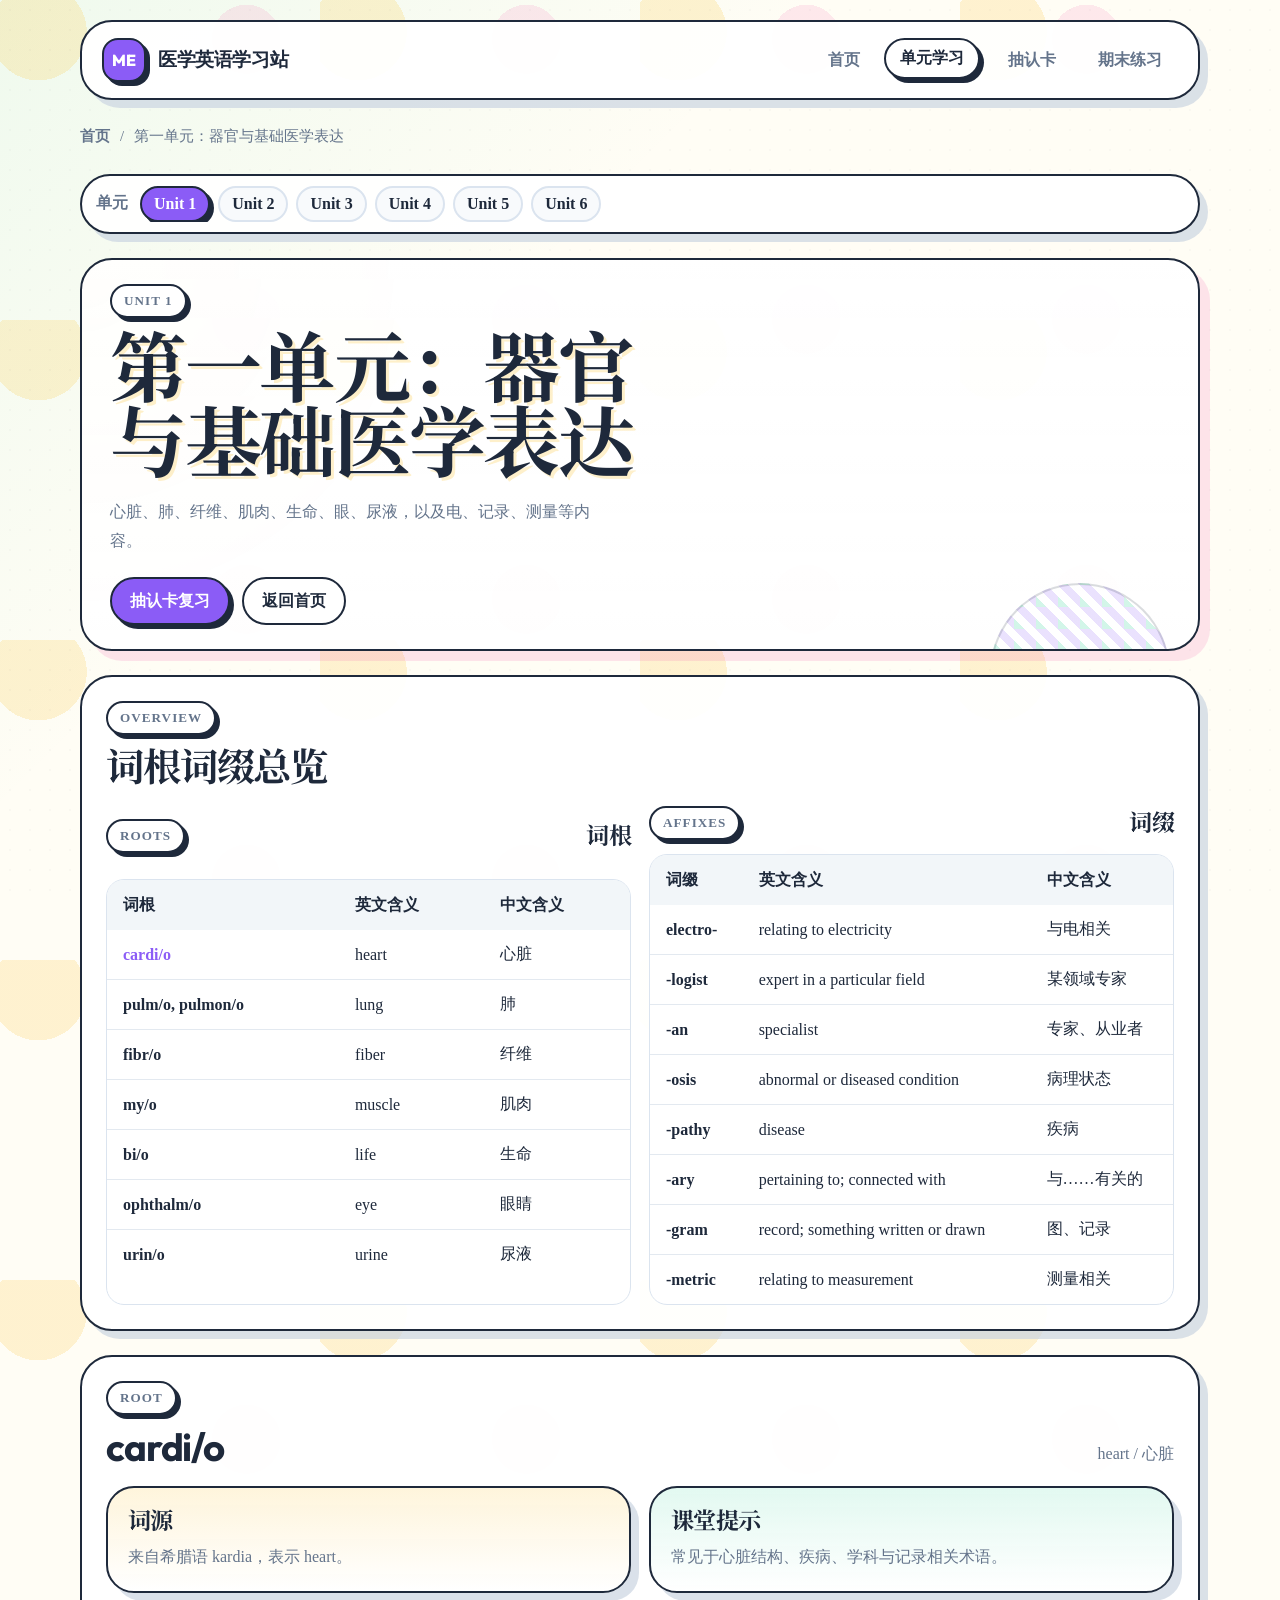
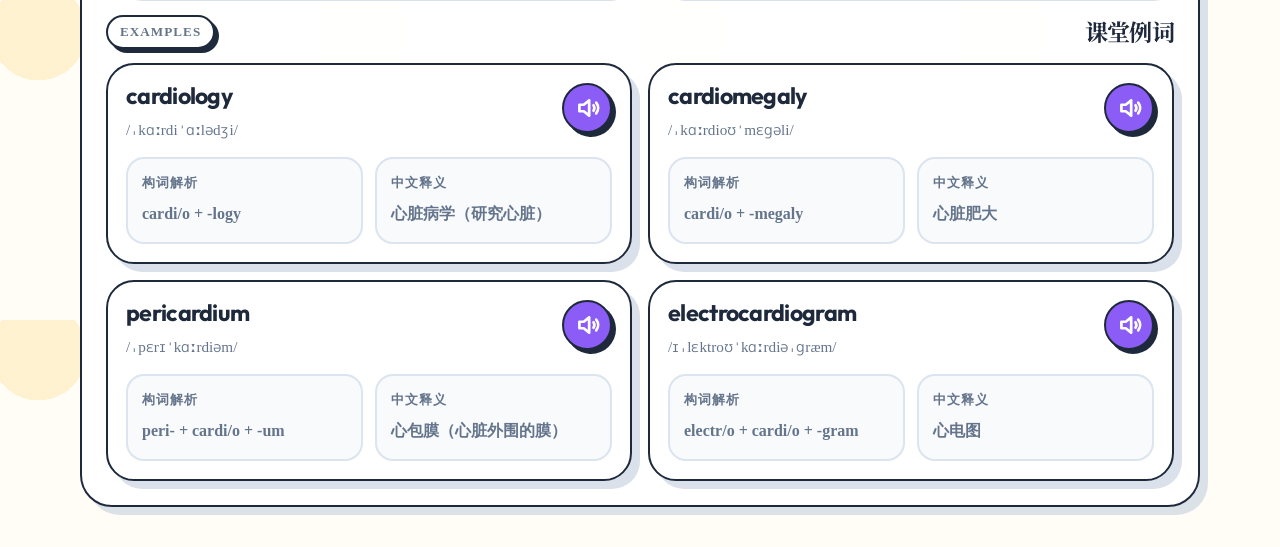
<file: unit.html>
<!doctype html>
<html lang="zh-CN">
  <head>
    <meta charset="UTF-8" />
    <meta name="viewport" content="width=device-width, initial-scale=1.0" />
    <title>单元学习 | 医学英语学习站</title>
    <meta
      name="description"
      content="查看医学英语课程单元中的词根词缀总览，并在同页下方展开详细例词与构词解析。"
    />
    <link rel="preconnect" href="https://fonts.googleapis.com" />
    <link rel="preconnect" href="https://fonts.gstatic.com" crossorigin />
    <link
      href="https://fonts.googleapis.com/css2?family=Bricolage+Grotesque:wght@700;800&amp;family=Noto+Serif+SC:wght@700;800&amp;family=Outfit:wght@700;800&amp;family=Plus+Jakarta+Sans:wght@400;500;700&amp;display=swap"
      rel="stylesheet"
    />
    <link rel="stylesheet" href="assets/css/styles.css" />
  </head>
  <body data-page="unit">
    <div class="site-shell">
      <header class="site-header">
        <a class="site-brand" href="index.html">
          <span class="site-brand-mark">ME</span>
          <span class="site-brand-text">医学英语学习站</span>
        </a>
        <nav class="site-nav" aria-label="主导航">
          <a href="index.html">首页</a>
          <a class="is-current" href="unit.html?unit=unit-1">单元学习</a>
          <a href="flashcards.html?unit=unit-1">抽认卡</a>
          <a href="final-practice.html">期末练习</a>
        </nav>
      </header>

      <main class="page-main">
        <div class="breadcrumb">
          <a href="index.html">首页</a>
          <span>/</span>
          <span id="breadcrumb-unit">单元学习</span>
        </div>

        <div class="unit-switcher-bar" aria-label="单元选择">
          <p class="unit-switcher-label">单元</p>
          <div class="unit-switcher-list" id="unit-switcher"></div>
        </div>

        <section class="page-hero page-hero-compact">
          <p class="page-kicker" id="unit-label">Unit</p>
          <h1 class="page-title" id="unit-title">加载中</h1>
          <p class="page-lead" id="unit-summary"></p>
          <div class="hero-actions">
            <a class="button button-primary" id="flashcards-link" href="flashcards.html?unit=unit-1">抽认卡复习</a>
            <a class="button button-secondary" href="index.html">返回首页</a>
          </div>
        </section>

        <section class="section-panel" id="unit-content">
          <div class="section-heading">
            <div>
              <p class="section-kicker">Overview</p>
              <h2 class="section-title">词根词缀总览</h2>
            </div>
          </div>
          <div class="overview-grid">
            <article class="overview-card">
              <div class="overview-card-head">
                <p class="section-kicker">Roots</p>
                <h3 class="card-title">词根</h3>
              </div>
              <div class="table-shell">
                <table>
                  <thead>
                    <tr>
                      <th scope="col">词根</th>
                      <th scope="col">英文含义</th>
                      <th scope="col">中文含义</th>
                    </tr>
                  </thead>
                  <tbody id="roots-body"></tbody>
                </table>
              </div>
            </article>

            <article class="overview-card" id="affix-section">
              <div class="overview-card-head">
                <p class="section-kicker">Affixes</p>
                <h3 class="card-title">词缀</h3>
              </div>
              <div class="table-shell">
                <table>
                  <thead>
                    <tr>
                      <th scope="col">词缀</th>
                      <th scope="col">英文含义</th>
                      <th scope="col">中文含义</th>
                    </tr>
                  </thead>
                  <tbody id="affixes-body"></tbody>
                </table>
              </div>
            </article>
          </div>
        </section>

        <section class="section-panel" id="detail-panel" hidden>
          <div class="section-heading">
            <div>
              <p class="section-kicker" id="detail-type">Details</p>
              <h2 class="section-title" id="detail-title">详细例词</h2>
            </div>
            <p class="section-desc" id="detail-summary"></p>
          </div>

          <div class="note-grid">
            <article class="note-card">
              <h3 class="card-title">词源</h3>
              <p class="card-copy" id="detail-origin"></p>
            </article>
            <article class="note-card">
              <h3 class="card-title">课堂提示</h3>
              <p class="card-copy" id="detail-why"></p>
            </article>
          </div>

          <div class="detail-examples-head">
            <p class="section-kicker">Examples</p>
            <h3 class="card-title">课堂例词</h3>
          </div>
          <div class="example-list example-list-grid" id="example-list"></div>
        </section>

        <section class="section-panel is-empty" id="unit-empty" hidden>
          <div class="empty-panel">
            <h2 class="section-title">这个单元暂时还没有公开内容</h2>
            <div class="hero-actions">
              <a class="button button-primary" href="unit.html?unit=unit-1">查看第一单元</a>
              <a class="button button-secondary" href="index.html">返回首页</a>
            </div>
          </div>
        </section>
      </main>
    </div>

    <script src="assets/data/course-data.js"></script>
    <script src="assets/js/site.js"></script>
  </body>
</html>
</file>
<file: assets/css/styles.css>
:root {
  --background: #fffdf5;
  --foreground: #1e293b;
  --muted: #f8fafc;
  --muted-foreground: #64748b;
  --accent: #8b5cf6;
  --accent-foreground: #ffffff;
  --secondary: #f472b6;
  --tertiary: #fbbf24;
  --quaternary: #34d399;
  --card: #ffffff;
  --border: #1e293b;
  --soft-border: #dbe4ef;
  --shadow-hard: 4px 4px 0 0 #1e293b;
  --shadow-soft: 8px 8px 0 0 rgba(203, 213, 225, 0.7);
  --radius-sm: 10px;
  --radius-md: 18px;
  --radius-lg: 28px;
  --radius-full: 9999px;
  --container: 1120px;
  --transition: all 0.28s cubic-bezier(0.34, 1.56, 0.64, 1);
}

*,
*::before,
*::after {
  box-sizing: border-box;
}

html {
  scroll-behavior: smooth;
}

body {
  margin: 0;
  color: var(--foreground);
  font-family: "Plus Jakarta Sans", system-ui, sans-serif;
  background:
    radial-gradient(circle at 12% 10%, rgba(251, 191, 36, 0.18) 0 12%, transparent 12%),
    radial-gradient(circle at 88% 14%, rgba(244, 114, 182, 0.15) 0 10%, transparent 10%),
    linear-gradient(135deg, rgba(52, 211, 153, 0.08), transparent 24%),
    var(--background);
  background-size: 320px 320px, 280px 280px, auto, auto;
}

body::before {
  content: "";
  position: fixed;
  inset: 0;
  pointer-events: none;
  background-image: radial-gradient(rgba(30, 41, 59, 0.08) 0.8px, transparent 0.8px);
  background-size: 20px 20px;
  opacity: 0.32;
}

body,
button,
input,
select,
textarea,
table {
  font: inherit;
}

a {
  color: inherit;
  text-decoration: none;
}

button {
  cursor: pointer;
}

svg {
  display: block;
}

[hidden] {
  display: none !important;
}

.site-shell {
  position: relative;
  z-index: 1;
  width: min(100% - 24px, var(--container));
  margin: 0 auto;
  padding: 20px 0 40px;
}

.site-header,
.page-hero,
.section-panel,
.unit-card,
.note-card,
.example-card,
.flashcard-card,
.empty-panel {
  border: 2px solid var(--border);
  background: rgba(255, 255, 255, 0.94);
}

.site-header {
  display: flex;
  align-items: center;
  justify-content: space-between;
  gap: 20px;
  padding: 16px 20px;
  border-radius: calc(var(--radius-lg) + 4px);
  box-shadow: var(--shadow-soft);
}

.site-brand {
  display: inline-flex;
  align-items: center;
  gap: 12px;
  min-width: 0;
}

.site-brand-mark {
  display: inline-grid;
  place-items: center;
  width: 44px;
  height: 44px;
  border: 2px solid var(--border);
  border-radius: 16px;
  background: var(--accent);
  color: var(--accent-foreground);
  box-shadow: var(--shadow-hard);
  font-family: "Outfit", system-ui, sans-serif;
  font-size: 1rem;
  font-weight: 800;
}

.site-brand-text {
  font-family: "Outfit", system-ui, sans-serif;
  font-size: 1.18rem;
  font-weight: 800;
  letter-spacing: -0.02em;
}

.site-nav {
  display: flex;
  flex-wrap: wrap;
  justify-content: flex-end;
  gap: 10px;
}

.site-nav a {
  display: inline-flex;
  align-items: center;
  justify-content: center;
  min-height: 40px;
  padding: 8px 14px;
  border: 2px solid transparent;
  border-radius: var(--radius-full);
  font-weight: 700;
  color: var(--muted-foreground);
  transition: var(--transition);
}

.site-nav a:hover,
.site-nav a.is-current {
  border-color: var(--border);
  background: var(--card);
  color: var(--foreground);
  box-shadow: var(--shadow-hard);
  transform: translate(-2px, -2px);
}

.page-main {
  display: grid;
  gap: 24px;
  margin-top: 24px;
}

.page-hero,
.section-panel {
  position: relative;
  overflow: hidden;
  border-radius: calc(var(--radius-lg) + 4px);
}

.page-hero {
  padding: 28px;
  box-shadow: 10px 10px 0 0 rgba(244, 114, 182, 0.18);
  background:
    linear-gradient(180deg, rgba(255, 255, 255, 0.96), rgba(255, 255, 255, 0.92)),
    radial-gradient(circle at top left, rgba(251, 191, 36, 0.26), transparent 32%);
}

.page-hero::after {
  content: "";
  position: absolute;
  right: 28px;
  bottom: -26px;
  width: 180px;
  height: 92px;
  border: 2px solid rgba(30, 41, 59, 0.16);
  border-radius: 999px 999px 0 0;
  background:
    linear-gradient(45deg, rgba(52, 211, 153, 0.22) 0 25%, transparent 25% 50%, rgba(139, 92, 246, 0.18) 50% 75%, transparent 75%),
    rgba(255, 255, 255, 0.7);
  background-size: 22px 22px;
}

.page-hero-compact {
  padding: 24px 28px;
}

.page-kicker,
.section-kicker,
.flashcard-label,
.status-chip,
.meta-label,
.answer-label {
  display: inline-flex;
  align-items: center;
  justify-content: center;
  gap: 8px;
  min-height: 34px;
  margin: 0;
  padding: 6px 12px;
  border-radius: var(--radius-full);
  font-size: 0.82rem;
  font-weight: 700;
  letter-spacing: 0.08em;
  text-transform: uppercase;
  color: var(--muted-foreground);
}

.page-kicker,
.section-kicker,
.status-chip {
  border: 2px solid var(--border);
  background: var(--card);
  box-shadow: var(--shadow-hard);
}

.status-ready {
  background: rgba(52, 211, 153, 0.18);
}

.page-title,
.section-title,
.card-title,
.flashcard-term {
  margin: 0;
  font-family: "Outfit", "Noto Serif SC", system-ui, sans-serif;
  letter-spacing: -0.03em;
}

.page-title {
  max-width: 16ch;
  margin-top: 16px;
  font-family: "Bricolage Grotesque", "Noto Serif SC", serif;
  font-size: clamp(2.8rem, 6vw, 4.8rem);
  line-height: 0.98;
  text-wrap: balance;
  text-shadow: 3px 3px 0 rgba(251, 191, 36, 0.24);
}

.page-lead,
.section-desc,
.card-copy,
.breadcrumb,
.ipa-text,
.meta-value,
.flashcard-ipa {
  margin: 0;
  color: var(--muted-foreground);
  line-height: 1.75;
}

.page-lead {
  max-width: 60ch;
  margin-top: 14px;
  font-size: 1.02rem;
}

.hero-actions,
.card-actions,
.flashcard-actions {
  display: flex;
  flex-wrap: wrap;
  gap: 12px;
  margin-top: 22px;
}

.button {
  display: inline-flex;
  align-items: center;
  justify-content: center;
  min-height: 48px;
  padding: 10px 18px;
  border: 2px solid var(--border);
  border-radius: var(--radius-full);
  font-weight: 700;
  transition: var(--transition);
}

.button:hover {
  transform: translate(-2px, -2px);
}

.button:active {
  transform: translate(2px, 2px);
}

.button-primary {
  background: var(--accent);
  color: var(--accent-foreground);
  box-shadow: var(--shadow-hard);
}

.button-secondary {
  background: var(--card);
}

.button-secondary:hover {
  background: rgba(251, 191, 36, 0.2);
  box-shadow: var(--shadow-hard);
}

.section-panel {
  padding: 24px;
  box-shadow: var(--shadow-soft);
}

.section-heading {
  display: flex;
  align-items: end;
  justify-content: space-between;
  gap: 20px;
  margin-bottom: 18px;
}

.section-title {
  margin-top: 12px;
  font-size: clamp(1.7rem, 3vw, 2.6rem);
  line-height: 1.06;
}

.section-desc {
  max-width: 50ch;
}

.unit-grid {
  display: grid;
  grid-template-columns: repeat(2, minmax(0, 1fr));
  gap: 18px;
}

.unit-card {
  display: grid;
  gap: 14px;
  padding: 20px;
  border-radius: var(--radius-lg);
  box-shadow: var(--shadow-soft);
  transition: var(--transition);
}

.unit-card:hover {
  transform: translate(-2px, -2px);
  box-shadow: var(--shadow-hard);
}

.unit-card-top,
.unit-card-meta,
.breadcrumb,
.example-head,
.example-grid,
.flashcard-answer {
  display: flex;
  flex-wrap: wrap;
  gap: 10px;
}

.overview-grid {
  display: grid;
  grid-template-columns: repeat(2, minmax(0, 1fr));
  gap: 18px;
}

.overview-card {
  display: grid;
  gap: 14px;
}

.overview-card-head {
  display: flex;
  align-items: center;
  justify-content: space-between;
  gap: 12px;
}

.unit-card-top {
  align-items: center;
  justify-content: space-between;
  color: var(--muted-foreground);
  font-weight: 700;
}

.card-title {
  font-size: 1.45rem;
  line-height: 1.1;
}

.unit-card-meta {
  gap: 8px;
}

.unit-switcher-bar {
  display: flex;
  align-items: center;
  gap: 12px;
  padding: 10px 14px;
  border: 2px solid var(--border);
  border-radius: var(--radius-full);
  background: rgba(255, 255, 255, 0.92);
  box-shadow: var(--shadow-soft);
}

.unit-switcher-label {
  flex: none;
  margin: 0;
  font-weight: 700;
  color: var(--muted-foreground);
}

.unit-switcher-list {
  display: flex;
  gap: 8px;
  overflow-x: auto;
  scrollbar-width: none;
}

.unit-switcher-list::-webkit-scrollbar {
  display: none;
}

.unit-switcher-chip {
  flex: none;
  display: inline-flex;
  align-items: center;
  justify-content: center;
  min-height: 36px;
  padding: 6px 12px;
  border: 2px solid var(--soft-border);
  border-radius: var(--radius-full);
  background: rgba(248, 250, 252, 0.96);
  font-weight: 700;
  white-space: nowrap;
  transition: var(--transition);
}

.unit-switcher-chip:hover {
  border-color: var(--border);
  box-shadow: var(--shadow-hard);
  transform: translate(-2px, -2px);
}

.unit-switcher-chip.is-current {
  border-color: var(--border);
  background: var(--accent);
  color: var(--accent-foreground);
  box-shadow: var(--shadow-hard);
}

.meta-chip {
  display: inline-flex;
  align-items: center;
  min-height: 34px;
  padding: 6px 12px;
  border: 2px solid var(--soft-border);
  border-radius: var(--radius-full);
  background: rgba(248, 250, 252, 0.92);
  font-size: 0.92rem;
  font-weight: 700;
  color: var(--muted-foreground);
}

.breadcrumb {
  align-items: center;
  font-size: 0.92rem;
}

.breadcrumb a {
  font-weight: 700;
}

.breadcrumb a:hover {
  text-decoration: underline;
}

.table-shell {
  overflow: hidden;
  border: 1px solid var(--soft-border);
  border-radius: var(--radius-md);
  background: var(--card);
}

table {
  width: 100%;
  border-collapse: collapse;
}

th,
td {
  padding: 14px 16px;
  text-align: left;
}

thead th {
  background: rgba(241, 245, 249, 0.9);
  font-family: "Outfit", system-ui, sans-serif;
  font-size: 1rem;
}

tbody tr + tr {
  border-top: 1px solid rgba(226, 232, 240, 0.95);
}

.table-select {
  padding: 0;
  border: 0;
  background: transparent;
  font-weight: 700;
  color: var(--foreground);
  transition: var(--transition);
}

.table-select:hover {
  color: var(--accent);
}

.table-select.is-selected {
  color: var(--accent);
}

.table-empty {
  color: var(--muted-foreground);
}

.note-grid {
  display: grid;
  grid-template-columns: repeat(2, minmax(0, 1fr));
  gap: 18px;
}

.note-card,
.example-card,
.flashcard-card,
.empty-panel {
  border-radius: var(--radius-lg);
}

.note-card {
  padding: 20px;
  box-shadow: var(--shadow-soft);
}

.note-card:nth-child(1) {
  background: linear-gradient(180deg, rgba(251, 191, 36, 0.16), rgba(255, 255, 255, 0.98));
}

.note-card:nth-child(2) {
  background: linear-gradient(180deg, rgba(52, 211, 153, 0.14), rgba(255, 255, 255, 0.98));
}

.card-copy {
  margin-top: 10px;
}

.detail-examples-head {
  display: flex;
  align-items: center;
  justify-content: space-between;
  gap: 12px;
  margin-top: 22px;
  margin-bottom: 14px;
}

.example-list {
  display: grid;
  gap: 16px;
}

.example-list-grid {
  grid-template-columns: repeat(2, minmax(0, 1fr));
}

.example-card {
  padding: 18px;
  box-shadow: var(--shadow-soft);
}

.example-head {
  align-items: start;
  justify-content: space-between;
}

.example-main {
  min-width: 0;
}

.ipa-text {
  margin-top: 8px;
  font-size: 0.95rem;
}

.audio-button {
  flex: none;
  display: inline-grid;
  place-items: center;
  width: 50px;
  height: 50px;
  border: 2px solid var(--border);
  border-radius: 50%;
  background: var(--accent);
  color: var(--accent-foreground);
  box-shadow: var(--shadow-hard);
  transition: var(--transition);
}

.audio-button:hover,
.audio-button.is-playing {
  transform: translate(-2px, -2px) rotate(-4deg);
}

.audio-button svg {
  width: 26px;
  height: 26px;
}

.example-grid {
  display: grid;
  grid-template-columns: repeat(2, minmax(0, 1fr));
  gap: 12px;
  margin-top: 14px;
}

.example-meta {
  padding: 14px;
  border: 2px solid var(--soft-border);
  border-radius: var(--radius-md);
  background: rgba(248, 250, 252, 0.94);
}

.meta-label {
  padding: 0;
  min-height: 0;
}

.meta-value {
  margin-top: 8px;
  font-weight: 700;
}

.flashcard-shell {
  display: grid;
  gap: 18px;
}

.flashcard-card {
  padding: 24px;
  box-shadow: 10px 10px 0 0 rgba(244, 114, 182, 0.18);
  background:
    linear-gradient(180deg, rgba(255, 255, 255, 0.97), rgba(248, 250, 252, 0.96)),
    radial-gradient(circle at top right, rgba(139, 92, 246, 0.18), transparent 28%);
}

.flashcard-front {
  display: grid;
  gap: 10px;
}

.flashcard-label {
  justify-content: start;
  padding: 0;
  min-height: 0;
}

.flashcard-term {
  font-size: clamp(2rem, 5vw, 3.4rem);
  line-height: 1.05;
}

.flashcard-ipa {
  font-size: 1rem;
}

.flashcard-answer {
  display: grid;
  gap: 12px;
  margin-top: 18px;
}

.answer-row {
  display: flex;
  flex-direction: column;
  justify-content: flex-start;
  min-height: 120px;
  padding: 16px;
  border: 2px solid var(--soft-border);
  border-radius: var(--radius-md);
  background: rgba(255, 255, 255, 0.96);
}

.answer-value {
  display: block;
  margin-top: 8px;
  min-height: 56px;
  font-size: 1.1rem;
  line-height: 1.65;
}

.answer-value.is-empty {
  color: transparent;
  user-select: none;
}

.empty-panel {
  padding: 28px;
  text-align: center;
  box-shadow: var(--shadow-soft);
}

.section-panel.is-empty {
  padding: 0;
  border: 0;
  background: transparent;
  box-shadow: none;
}

.final-hero .page-title {
  max-width: none;
}

.final-nav-panel {
  padding: 14px;
}

.final-nav-list {
  display: flex;
  flex-wrap: wrap;
  gap: 10px;
}

.final-section {
  scroll-margin-top: 18px;
}

.final-section.is-pending {
  background:
    linear-gradient(135deg, rgba(248, 250, 252, 0.96), rgba(255, 255, 255, 0.92)),
    repeating-linear-gradient(135deg, rgba(148, 163, 184, 0.16) 0 10px, transparent 10px 20px);
}

.final-subsection-stack {
  display: grid;
  gap: 24px;
}

.final-subsection {
  display: grid;
  gap: 16px;
}

.final-subsection-head {
  display: flex;
  align-items: end;
  justify-content: space-between;
  gap: 18px;
}

.match-list,
.question-list {
  display: grid;
  grid-template-columns: repeat(2, minmax(0, 1fr));
  gap: 16px;
}

.drag-match-workspace,
.drag-fill-layout {
  display: grid;
  grid-template-columns: minmax(0, 1.35fr) minmax(280px, 0.65fr);
  gap: 18px;
  align-items: start;
}

.drag-question-column,
.drag-question-list {
  display: grid;
  gap: 14px;
  min-width: 0;
}

.drag-column-title {
  margin: 0;
  font-family: "Outfit", "Noto Serif SC", system-ui, sans-serif;
  font-size: 1.2rem;
  line-height: 1.2;
}

.answer-bank {
  position: sticky;
  top: 16px;
  display: grid;
  gap: 14px;
  max-height: calc(100vh - 32px);
  padding: 16px;
  overflow: auto;
  border: 2px solid var(--border);
  border-radius: var(--radius-md);
  background: rgba(248, 250, 252, 0.97);
  box-shadow: var(--shadow-soft);
}

.answer-bank-head {
  display: flex;
  align-items: center;
  justify-content: space-between;
  gap: 10px;
}

.answer-token-list {
  display: grid;
  gap: 9px;
}

#fill-word-bank .answer-token-list {
  display: flex;
  flex-wrap: wrap;
}

.answer-token {
  display: block;
  width: 100%;
  padding: 10px 12px;
  border: 2px solid var(--soft-border);
  border-radius: var(--radius-sm);
  background: var(--card);
  color: var(--foreground);
  font-weight: 700;
  line-height: 1.45;
  text-align: left;
  overflow-wrap: anywhere;
  cursor: grab;
  touch-action: none;
  user-select: none;
  transition: var(--transition);
}

.answer-token:hover,
.answer-token.is-selected {
  border-color: var(--accent);
  background: rgba(139, 92, 246, 0.12);
  box-shadow: 3px 3px 0 0 var(--border);
  transform: translate(-1px, -1px);
}

.answer-token.is-dragging {
  opacity: 0.45;
  cursor: grabbing;
}

.drag-ghost {
  position: fixed;
  z-index: 1000;
  width: min(320px, calc(100vw - 28px));
  pointer-events: none;
  opacity: 0.94;
  box-shadow: var(--shadow-hard);
  transform: rotate(-1deg);
}

#fill-word-bank .answer-token {
  width: auto;
}

.drag-question-card {
  align-content: start;
}

.drop-zone {
  display: grid;
  grid-template-columns: minmax(0, 1fr) auto;
  gap: 10px;
  align-items: center;
  min-height: 62px;
  padding: 10px;
  border: 2px dashed #94a3b8;
  border-radius: var(--radius-md);
  background: rgba(241, 245, 249, 0.72);
  transition: var(--transition);
}

.drop-zone:hover,
.drop-zone:focus-visible,
.drop-zone.is-drag-over {
  border-color: var(--accent);
  outline: none;
  background: rgba(139, 92, 246, 0.1);
}

.drop-zone.has-answer {
  border-style: solid;
  border-color: var(--border);
  background: rgba(255, 255, 255, 0.96);
}

.drop-zone .answer-token {
  width: auto;
  border-color: transparent;
  background: transparent;
  box-shadow: none;
}

.drop-placeholder,
.bank-empty {
  margin: 0;
  color: var(--muted-foreground);
  font-weight: 700;
}

.clear-assignment {
  display: inline-grid;
  place-items: center;
  width: 34px;
  height: 34px;
  padding: 0;
  border: 2px solid var(--border);
  border-radius: 50%;
  background: var(--card);
  color: var(--foreground);
  font-size: 1.2rem;
  font-weight: 800;
  line-height: 1;
}

.clear-assignment:hover {
  background: rgba(244, 114, 182, 0.18);
}

.answer-bank.is-drag-over {
  border-color: var(--accent);
  background: rgba(139, 92, 246, 0.1);
}

.short-answer-list {
  display: grid;
  gap: 18px;
}

.practice-card {
  display: grid;
  gap: 14px;
  padding: 18px;
  border: 2px solid var(--border);
  border-radius: var(--radius-lg);
  background:
    linear-gradient(180deg, rgba(255, 255, 255, 0.98), rgba(248, 250, 252, 0.95)),
    radial-gradient(circle at top right, rgba(52, 211, 153, 0.12), transparent 28%);
  box-shadow: var(--shadow-soft);
  transition: var(--transition);
}

.practice-card.is-correct {
  border-color: #15803d;
  box-shadow: 6px 6px 0 0 rgba(21, 128, 61, 0.24);
}

.practice-card.is-incorrect {
  border-color: #e11d48;
  box-shadow: 6px 6px 0 0 rgba(225, 29, 72, 0.18);
}

.practice-card-head {
  display: grid;
  grid-template-columns: auto minmax(0, 1fr);
  gap: 12px;
  align-items: start;
}

.question-number {
  display: inline-grid;
  place-items: center;
  width: 36px;
  height: 36px;
  border: 2px solid var(--border);
  border-radius: 50%;
  background: rgba(251, 191, 36, 0.28);
  box-shadow: 3px 3px 0 0 var(--border);
  font-family: "Outfit", system-ui, sans-serif;
  font-weight: 800;
}

.field-label {
  display: block;
  margin: 0;
  font-weight: 800;
  color: var(--foreground);
}

select,
.text-input,
.text-area {
  width: 100%;
  border: 2px solid var(--border);
  border-radius: var(--radius-md);
  background: rgba(255, 255, 255, 0.98);
  color: var(--foreground);
  box-shadow: inset 0 0 0 1px rgba(226, 232, 240, 0.8);
}

select,
.text-input {
  min-height: 48px;
  padding: 10px 12px;
}

.text-area {
  min-height: 132px;
  padding: 12px 14px;
  line-height: 1.7;
  resize: vertical;
}

.question-text {
  margin: 0;
  color: var(--foreground);
  line-height: 1.75;
}

.question-text-en {
  font-weight: 700;
}

.blank-slot {
  display: inline-flex;
  min-width: 9ch;
  color: var(--accent);
  font-weight: 800;
  letter-spacing: 0.04em;
}

.word-bank {
  display: flex;
  flex-wrap: wrap;
  gap: 8px;
  margin-bottom: 16px;
}

.choice-list {
  display: grid;
  gap: 10px;
}

.choice-option {
  display: grid;
  grid-template-columns: auto minmax(0, 1fr);
  gap: 10px;
  align-items: start;
  padding: 12px;
  border: 2px solid var(--soft-border);
  border-radius: var(--radius-md);
  background: rgba(255, 255, 255, 0.9);
  line-height: 1.55;
}

.choice-option input {
  margin-top: 4px;
}

.choice-option.is-correct-choice {
  border-color: #15803d;
  background: rgba(52, 211, 153, 0.18);
}

.choice-option.is-selected-incorrect {
  border-color: #e11d48;
  background: rgba(244, 114, 182, 0.14);
}

.answer-reveal {
  display: none;
  gap: 8px;
  padding: 14px;
  border: 2px dashed var(--border);
  border-radius: var(--radius-md);
  background: rgba(251, 191, 36, 0.16);
}

.answers-visible .answer-reveal {
  display: grid;
}

.answer-copy {
  margin: 0;
  color: var(--foreground);
  font-weight: 700;
  line-height: 1.75;
}

.answer-zh {
  color: var(--muted-foreground);
}

.short-answer-layout {
  display: grid;
  grid-template-columns: minmax(220px, 0.9fr) minmax(0, 1.1fr);
  gap: 16px;
  align-items: start;
}

.practice-figure {
  margin: 0;
  overflow: hidden;
  border: 1px solid var(--soft-border);
  border-radius: var(--radius-md);
  background: var(--card);
}

.practice-figure img {
  display: block;
  width: 100%;
  height: auto;
}

.short-answer-workspace {
  display: grid;
  gap: 12px;
}

@media (max-width: 900px) {
  .unit-grid,
  .overview-grid,
  .note-grid,
  .example-list-grid,
  .example-grid,
  .match-list,
  .question-list,
  .drag-match-workspace,
  .drag-fill-layout,
  .short-answer-layout {
    grid-template-columns: 1fr;
  }

  .answer-bank {
    position: sticky;
    top: 8px;
    order: -1;
    z-index: 5;
    max-height: 42vh;
  }

  .section-heading {
    align-items: start;
    flex-direction: column;
  }
}

@media (max-width: 720px) {
  .site-shell {
    width: min(100% - 16px, var(--container));
    padding-top: 12px;
  }

  .site-header,
  .page-hero,
  .section-panel {
    padding: 18px;
  }

  .site-header,
  .site-nav,
  .hero-actions,
  .card-actions,
  .flashcard-actions {
    flex-direction: column;
    align-items: stretch;
  }

  .site-nav {
    width: 100%;
  }

  .site-nav a {
    justify-content: center;
  }

  .page-title {
    max-width: none;
  }

  .detail-examples-head,
  .overview-card-head,
  .final-subsection-head {
    align-items: start;
    flex-direction: column;
  }

  .page-hero::after {
    display: none;
  }
}

@media (prefers-reduced-motion: reduce) {
  html {
    scroll-behavior: auto;
  }

  *,
  *::before,
  *::after {
    animation: none !important;
    transition-duration: 0.01ms !important;
  }
}
</file>
